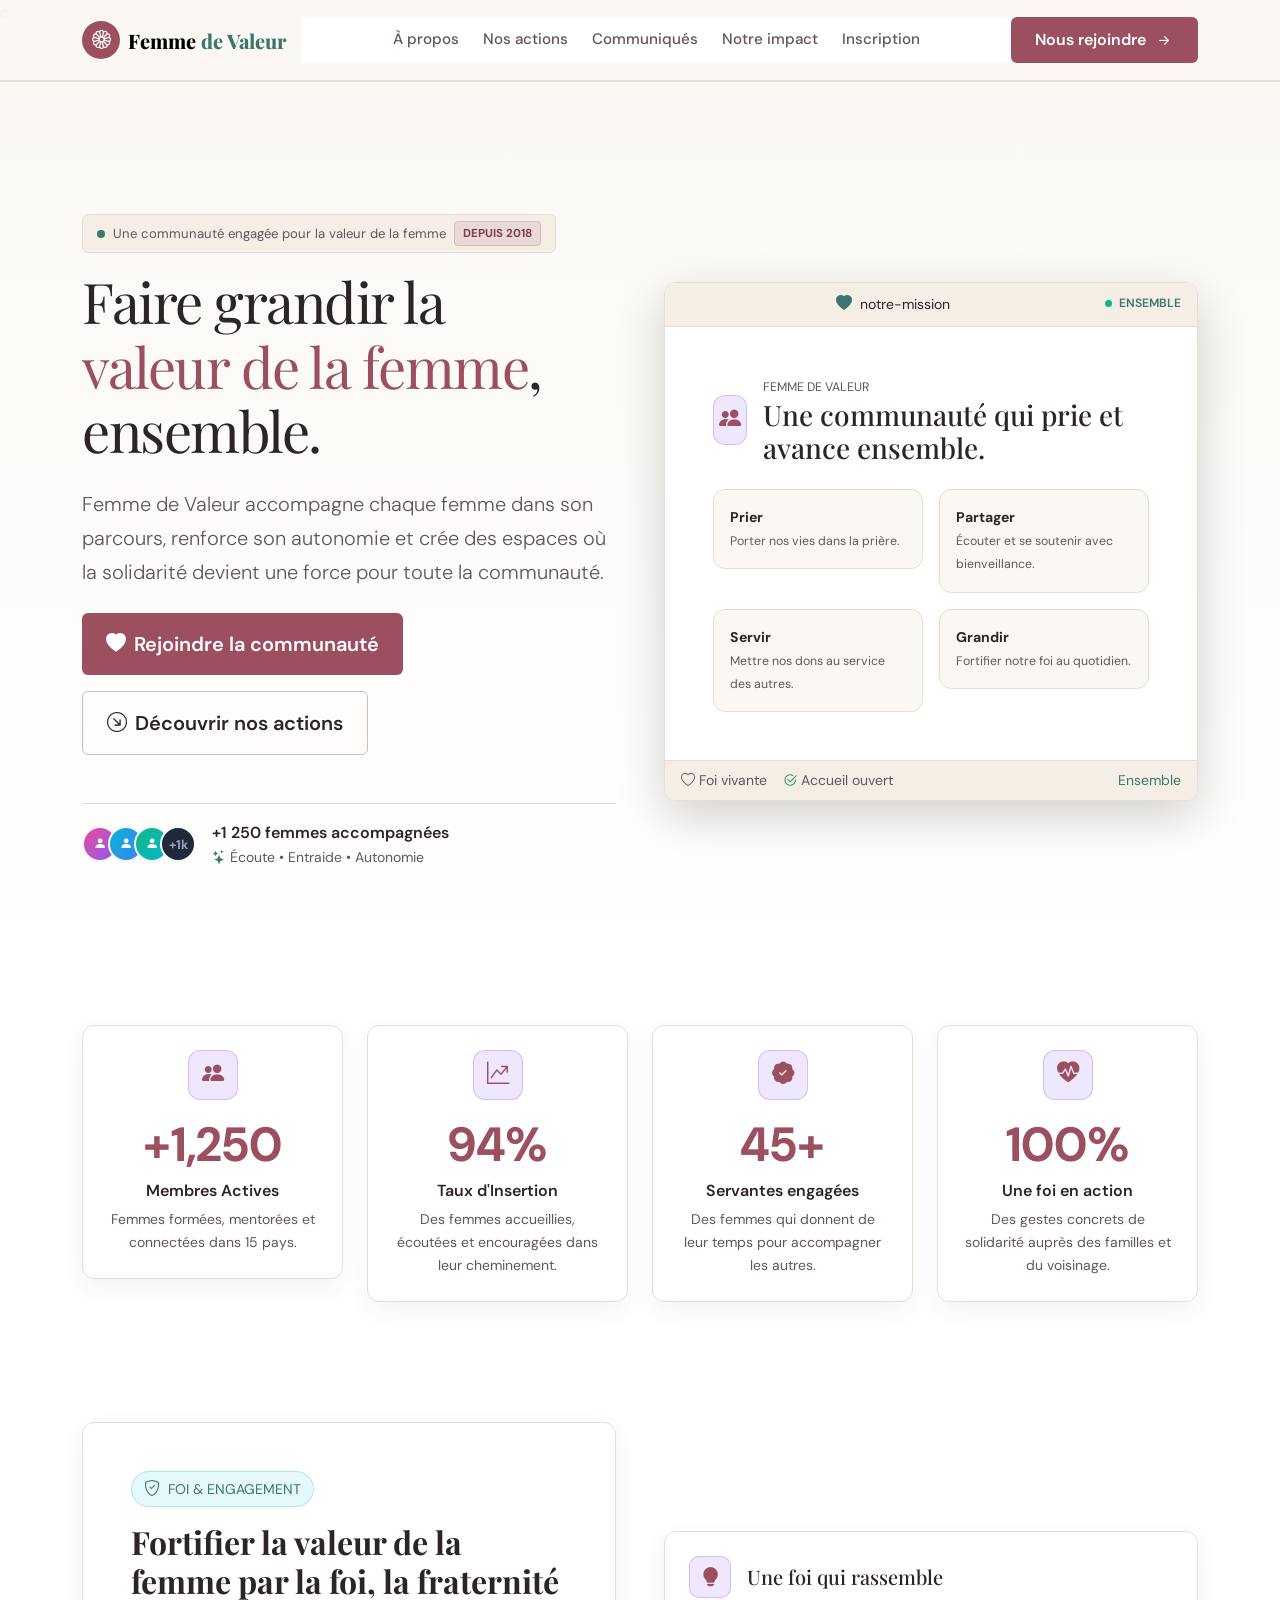
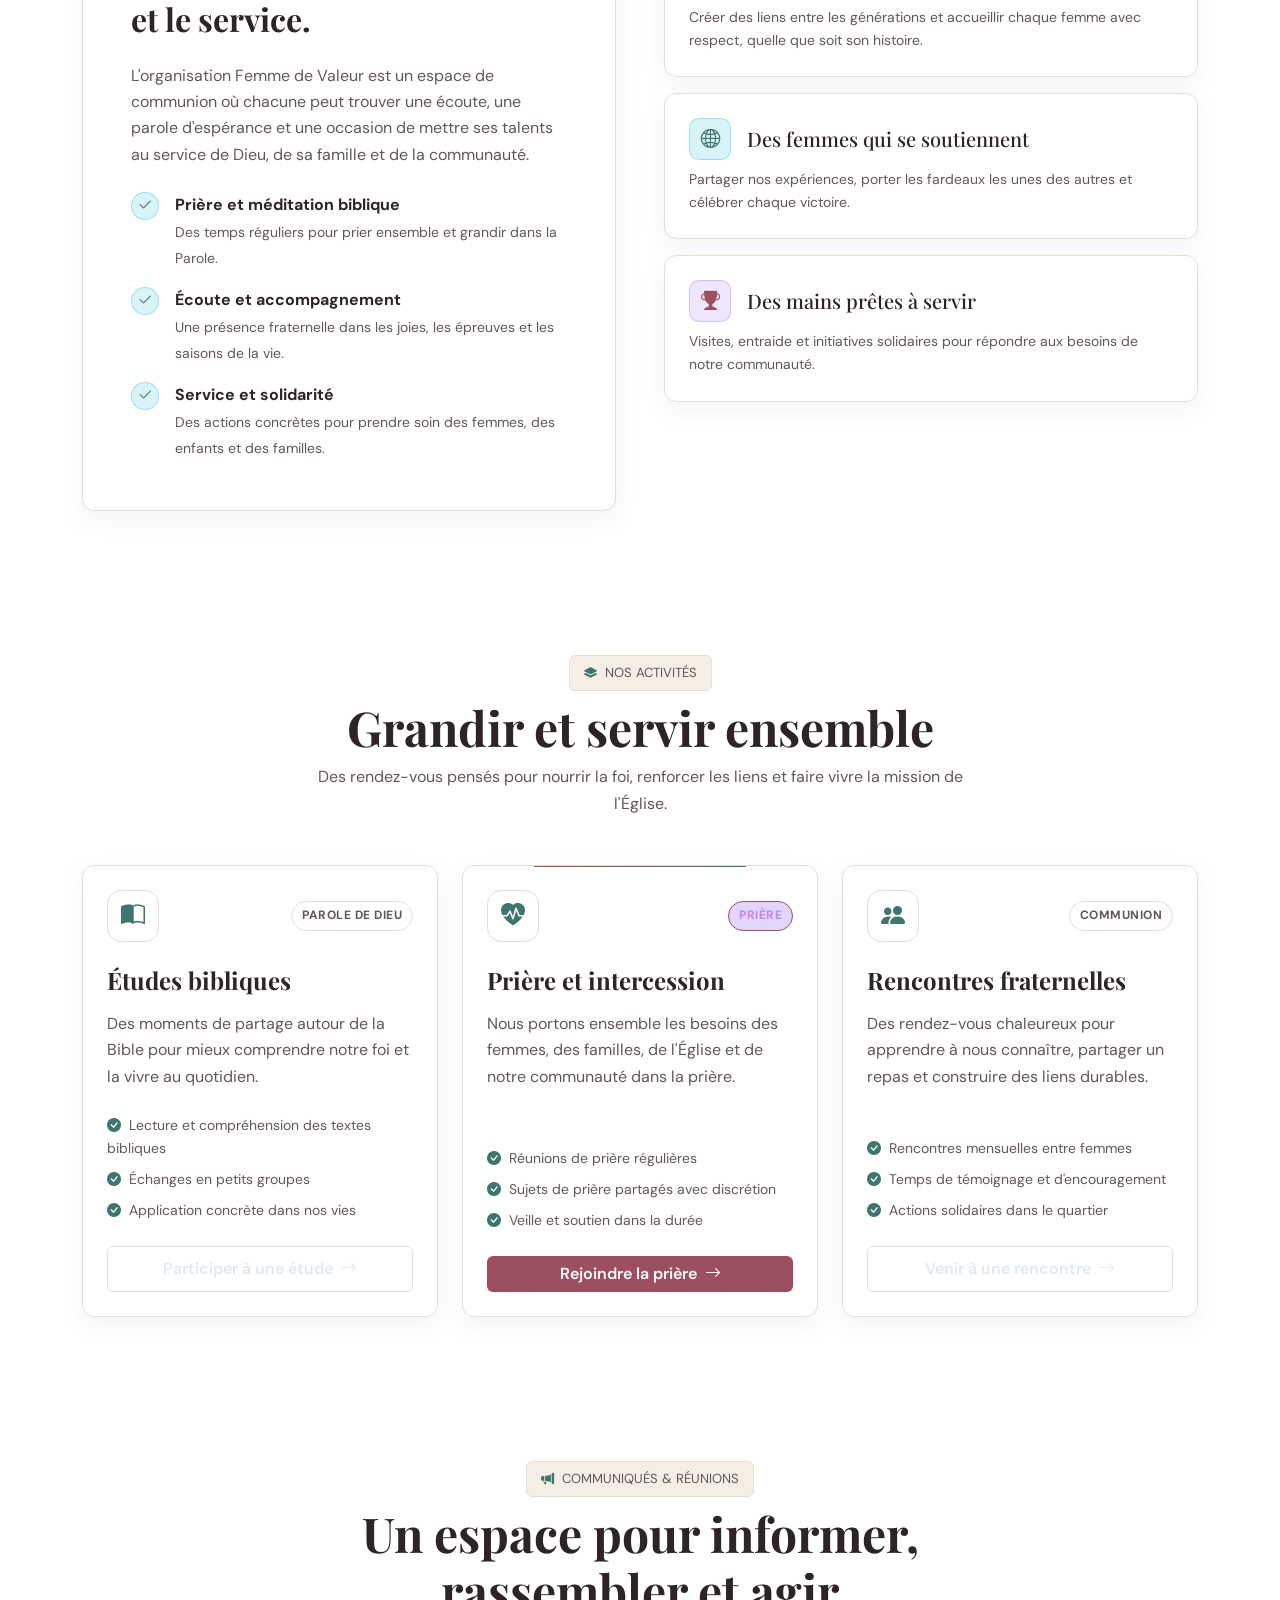
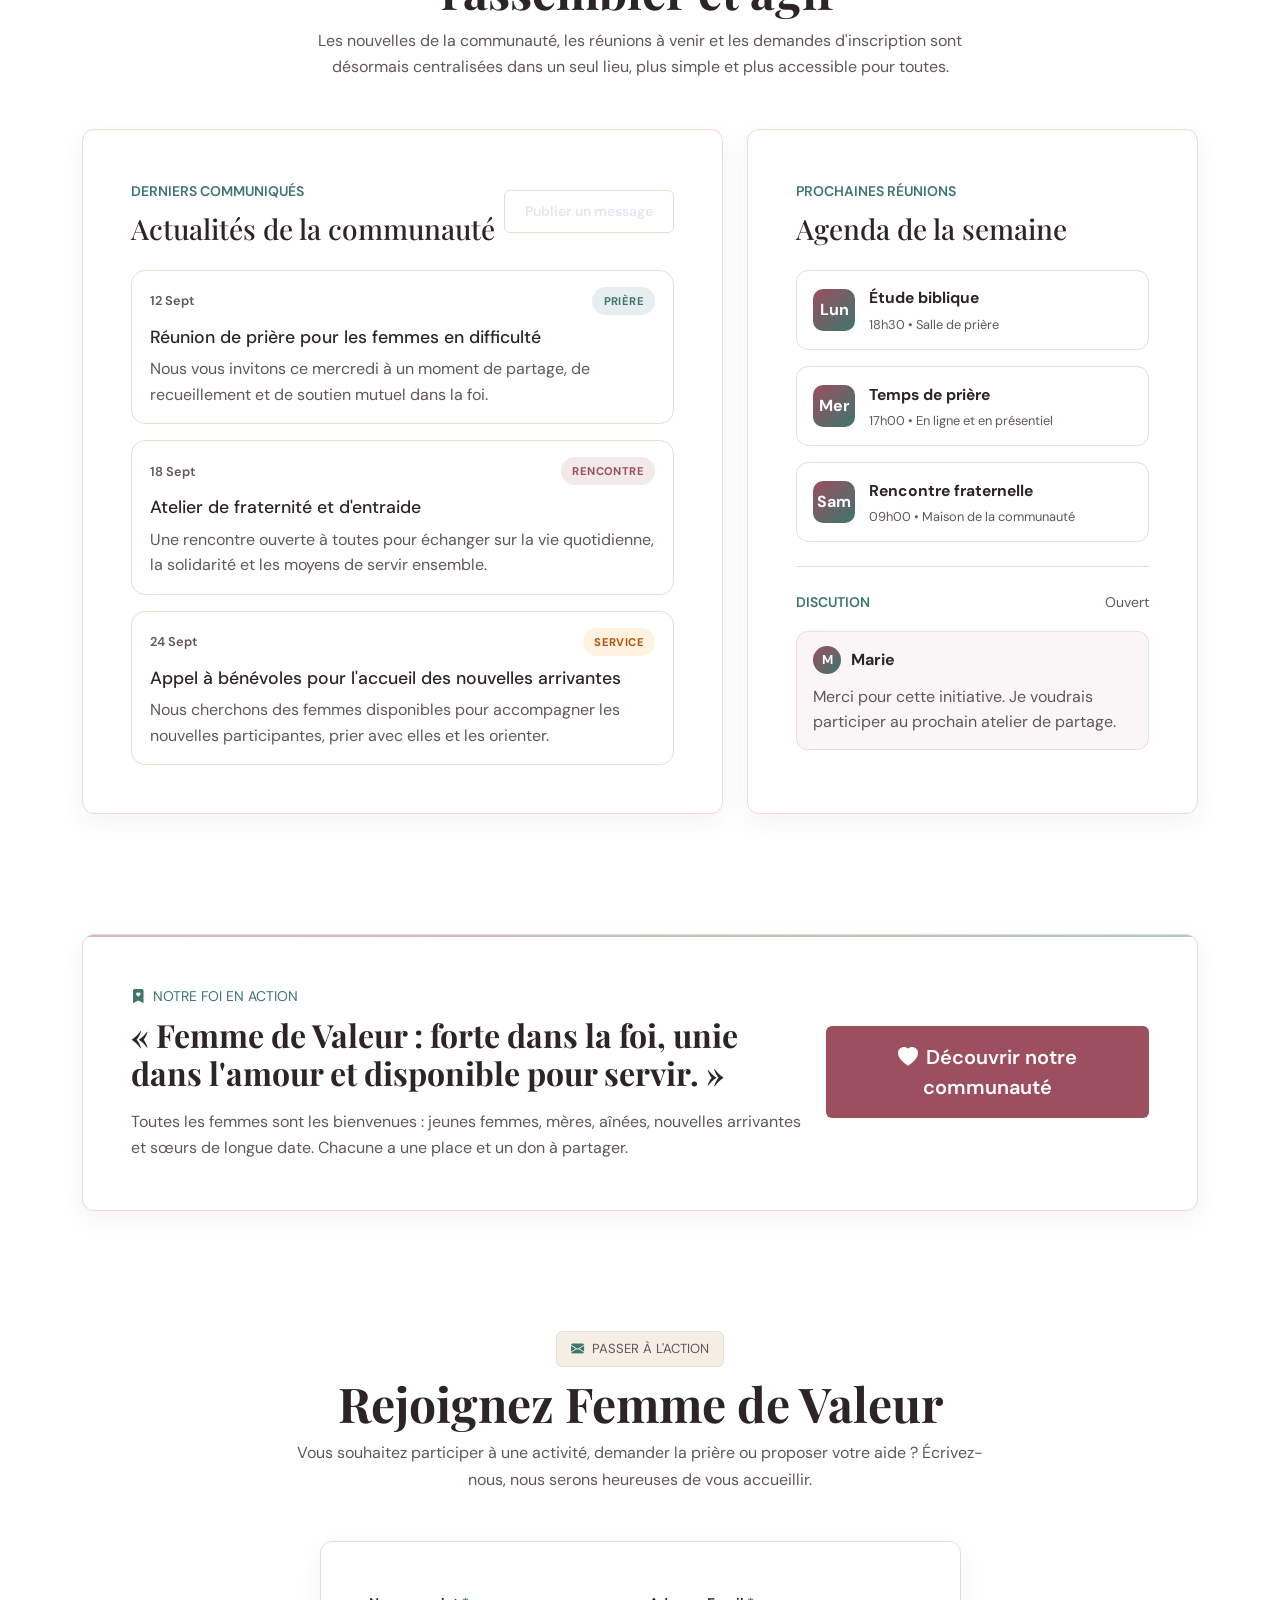
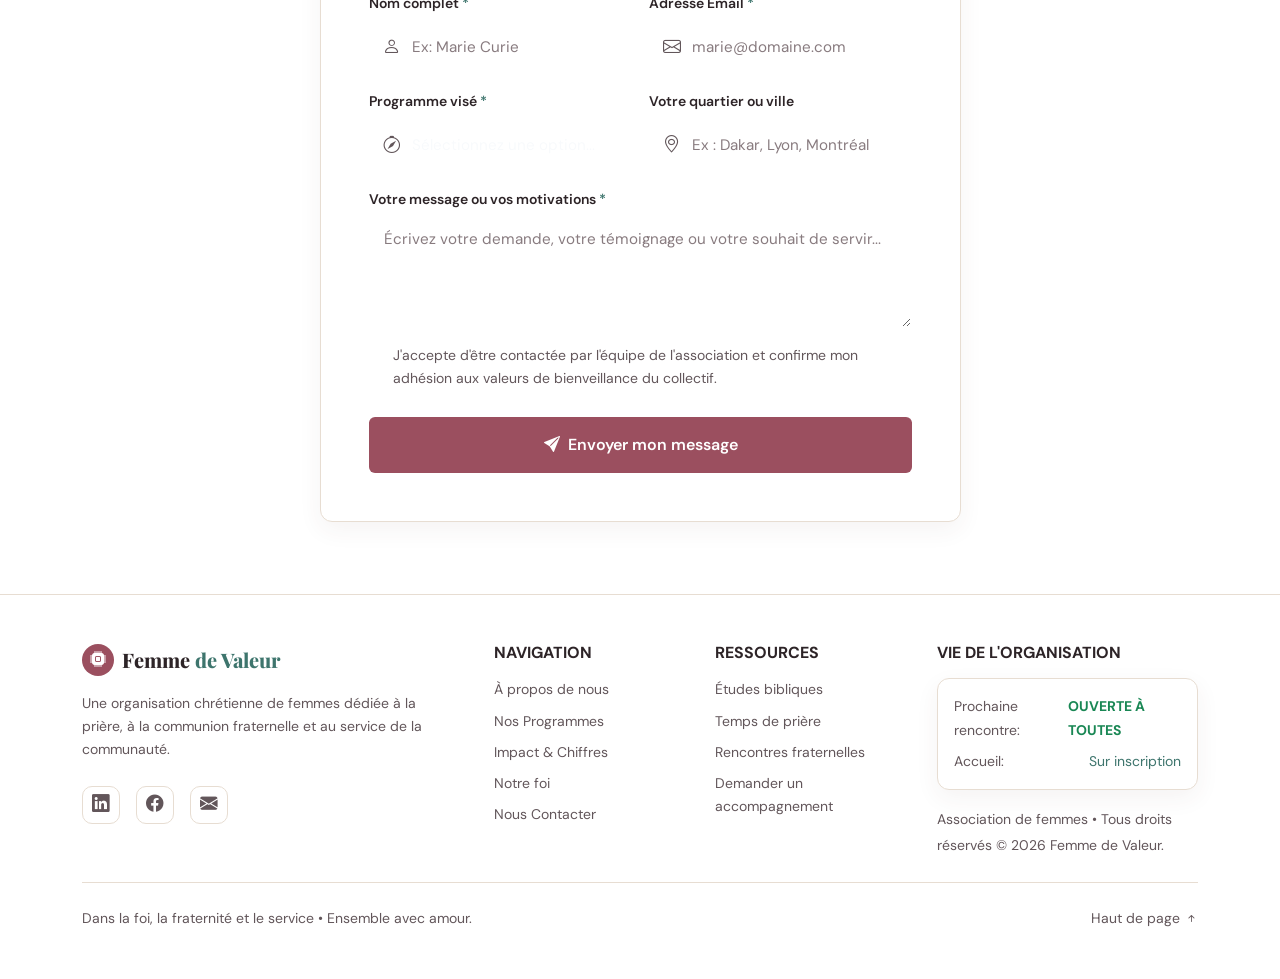
<file: index.html>
<!DOCTYPE html>
<html lang="fr" data-bs-theme="light">
<head>
  <meta charset="UTF-8">
  <meta name="viewport" content="width=device-width, initial-scale=1.0">
  <meta name="description" content="Femme de Valeur - Organisation engagée pour l'autonomie, la solidarité et l'épanouissement des femmes.">
  <meta name="keywords" content="organisation de femmes, autonomisation, solidarité, accompagnement, leadership féminin, communauté, femme de valeur">
  <meta name="author" content="Femme de Valeur">
  <title>Femme de Valeur | Agir ensemble pour l'autonomie</title>

  <!-- Google Fonts -->
  <link rel="preconnect" href="https://fonts.googleapis.com">
  <link rel="preconnect" href="https://fonts.gstatic.com" crossorigin>
  <link href="https://fonts.googleapis.com/css2?family=DM+Sans:wght@400;500;600;700&family=Playfair+Display:wght@600;700;800&display=swap" rel="stylesheet">

  <!-- Bootstrap 5.3+ CSS (CDN) -->
  <link href="https://cdn.jsdelivr.net/npm/bootstrap@5.3.3/dist/css/bootstrap.min.css" rel="stylesheet" integrity="sha384-QWTKZyjpPEjISv5WaRU9OFeRpok6YctnYmDr5pNlyT2bRjXh0JMhjY6hW+ALEwIH" crossorigin="anonymous">

  <!-- Bootstrap Icons (CDN) -->
  <link rel="stylesheet" href="https://cdn.jsdelivr.net/npm/bootstrap-icons@1.11.3/font/bootstrap-icons.min.css">

  <!-- Custom CSS -->
  <link rel="stylesheet" href="css/style.css">
</head>
c<body>

  <!-- Ambient Glowing Background Orbs -->
  <div class="ambient-glow glow-top-left" aria-hidden="true"></div>
  <div class="ambient-glow glow-center-right" aria-hidden="true"></div>
  <div class="ambient-glow glow-bottom-left" aria-hidden="true"></div>
  <div class="grid-overlay" aria-hidden="true"></div>

  <!-- Header / Navigation Fixed -->
  <header class="site-header">
    <nav class="navbar navbar-expand-lg fixed-top navbar-glass py-3" aria-label="Navigation principale">
      <div class="container">
        <!-- Logo -->
        <a class="navbar-brand d-flex align-items-center gap-2" href="#" aria-label="Accueil Femme de Valeur">
          <div class="brand-icon-wrapper">
            <i class="bi bi-flower1"></i>
          </div>
          <span class="brand-text">Femme <span class="text-neon-cyan">de Valeur</span></span>
        </a>

        <!-- Mobile Toggle Button -->
        <button class="navbar-toggler border-0 shadow-none text-light" type="button" data-bs-toggle="collapse" data-bs-target="#navbarContent" aria-controls="navbarContent" aria-expanded="false" aria-label="Ouvrir le menu de navigation">
          <i class="bi bi-list fs-2"></i>
        </button>

        <!-- Navbar Links -->
        <div class="collapse navbar-collapse" id="navbarContent">
          <ul class="navbar-nav mx-auto mb-2 mb-lg-0 gap-lg-4">
            <li class="nav-item">
              <a class="nav-link custom-nav-link" href="#about">À propos</a>
            </li>
            <li class="nav-item">
              <a class="nav-link custom-nav-link" href="#programmes">Nos actions</a>
            </li>
            <li class="nav-item">
              <a class="nav-link custom-nav-link" href="#evenements">Communiqués</a>
            </li>
            <li class="nav-item">
              <a class="nav-link custom-nav-link" href="#impact">Notre impact</a>
            </li>
            <li class="nav-item">
              <a class="nav-link custom-nav-link" href="#contact">Inscription</a>
            </li>
          </ul>

          <!-- Action CTA -->
          <div class="d-flex align-items-center gap-3">
            <a href="#contact" class="btn btn-neon-glow rounded-pill px-4 py-2 d-inline-flex align-items-center gap-2">
              <span>Nous rejoindre</span>
              <i class="bi bi-arrow-right-short fs-5"></i>
            </a>
          </div>
        </div>
      </div>
    </nav>
  </header>

  <main id="main-content">
    <!-- HERO SECTION -->
    <section class="hero-section position-relative d-flex align-items-center" id="hero">
      <div class="container py-5">
        <div class="row align-items-center g-5 min-vh-80">
          
          <!-- Hero Left Column -->
          <div class="col-lg-6 hero-left animate-on-load">
            <!-- Release Badge -->
            <div class="badge-community mb-3 d-inline-flex align-items-center gap-2">
              <span class="status-pulse-dot" aria-hidden="true"></span>
              <span class="badge-text">Une communauté engagée pour la valeur de la femme</span>
              <span class="badge-pill-sub">DEPUIS 2018</span>
            </div>

            <!-- Main Title -->
            <h1 class="display-4 fw-extrabold hero-title mb-4">
              Faire grandir la <span class="text-gradient">valeur de la femme</span>, ensemble.
            </h1>

            <!-- Subtitle -->
            <p class="lead text-muted-sub mb-4 fs-5 hero-description">
              Femme de Valeur accompagne chaque femme dans son parcours, renforce son autonomie et crée
              des espaces où la solidarité devient une force pour toute la communauté.
            </p>

            <!-- CTA Buttons -->
            <div class="d-flex flex-wrap gap-3 mb-5">
              <a href="#contact" class="btn btn-neon-glow btn-lg rounded-pill px-4 py-3 d-inline-flex align-items-center gap-2">
                <i class="bi bi-heart-fill"></i>
                <span>Rejoindre la communauté</span>
              </a>
              <a href="#programmes" class="btn btn-glass btn-lg rounded-pill px-4 py-3 d-inline-flex align-items-center gap-2">
                <i class="bi bi-arrow-down-right-circle"></i>
                <span>Découvrir nos actions</span>
              </a>
            </div>

            <!-- Community Proof Bar -->
            <div class="hero-stats-strip d-flex align-items-center gap-3 pt-3 border-top-sub">
              <div class="avatar-stack d-flex">
                <span class="avatar-circle av-1"><i class="bi bi-person-fill"></i></span>
                <span class="avatar-circle av-2"><i class="bi bi-person-fill"></i></span>
                <span class="avatar-circle av-3"><i class="bi bi-person-fill"></i></span>
                <span class="avatar-circle av-4">+1k</span>
              </div>
              <div class="hero-stats-caption">
                <div class="fw-semibold text-light">+1 250 femmes accompagnées</div>
                <div class="text-muted-sub small"><i class="bi bi-stars text-neon-cyan me-1"></i>Écoute • Entraide • Autonomie</div>
              </div>
            </div>
          </div>

          <!-- Hero Right Column: Mission de l'organisation -->
          <div class="col-lg-6 hero-right animate-on-load-delay">
            <div class="mission-window-card shadow-lg">
              <div class="window-header d-flex align-items-center justify-content-between px-3 py-2 border-bottom-sub">
                <div class="window-controls d-flex align-items-center gap-2">
                  <span class="dot dot-close"></span>
                  <span class="dot dot-minimize"></span>
                  <span class="dot dot-maximize"></span>
                </div>
                <div class="window-tab d-flex align-items-center gap-2">
                  <i class="bi bi-heart-fill text-neon-cyan"></i>
                  <span class="font-mono small text-light">notre-mission</span>
                </div>
                <div class="window-badge font-mono small text-neon-cyan">
                  <span class="indicator-live"></span> ENSEMBLE
                </div>
              </div>

              <div class="mission-body p-4 p-md-5">
                <div class="d-flex align-items-center gap-3 mb-4">
                  <div class="metric-icon-box"><i class="bi bi-people-fill"></i></div>
                  <div>
                    <span class="text-muted-sub small text-uppercase tracking-wider">Femme de Valeur</span>
                    <h2 class="h3 text-light mb-0">Une communauté qui prie et avance ensemble.</h2>
                  </div>
                </div>
                <div class="row g-3">
                  <div class="col-6"><div class="glass-card p-3"><strong class="d-block text-light">Prier</strong><span class="text-muted-sub small">Porter nos vies dans la prière.</span></div></div>
                  <div class="col-6"><div class="glass-card p-3"><strong class="d-block text-light">Partager</strong><span class="text-muted-sub small">Écouter et se soutenir avec bienveillance.</span></div></div>
                  <div class="col-6"><div class="glass-card p-3"><strong class="d-block text-light">Servir</strong><span class="text-muted-sub small">Mettre nos dons au service des autres.</span></div></div>
                  <div class="col-6"><div class="glass-card p-3"><strong class="d-block text-light">Grandir</strong><span class="text-muted-sub small">Fortifier notre foi au quotidien.</span></div></div>
                </div>
              </div>

              <div class="window-footer px-3 py-2 d-flex align-items-center justify-content-between font-mono small border-top-sub">
                <div class="d-flex align-items-center gap-3 text-muted-sub">
                  <span><i class="bi bi-heart me-1"></i>Foi vivante</span>
                  <span><i class="bi bi-check2-circle text-success me-1"></i>Accueil ouvert</span>
                </div>
                <div class="text-neon-cyan">
                  <i class="bi bi-sparkles me-1"></i>Ensemble
                </div>
              </div>
            </div>
          </div>

        </div>
      </div>
    </section>

    <!-- STATS & IMPACT SECTION (METRICS) -->
    <section class="metrics-section py-5 position-relative" id="impact">
      <div class="container">
        <div class="row g-4 justify-content-center">
          
          <!-- Metric 1 -->
          <div class="col-sm-6 col-lg-3 scroll-reveal">
            <div class="metric-card glass-card text-center p-4">
              <div class="metric-icon-box mx-auto mb-3">
                <i class="bi bi-people-fill"></i>
              </div>
              <div class="metric-number display-5 fw-bold text-gradient mb-1">+1,250</div>
              <div class="metric-title fw-semibold text-light mb-1">Membres Actives</div>
              <p class="metric-desc text-muted-sub small m-0">Femmes formées, mentorées et connectées dans 15 pays.</p>
            </div>
          </div>

          <!-- Metric 2 -->
          <div class="col-sm-6 col-lg-3 scroll-reveal">
            <div class="metric-card glass-card text-center p-4">
              <div class="metric-icon-box mx-auto mb-3">
                <i class="bi bi-graph-up-arrow"></i>
              </div>
              <div class="metric-number display-5 fw-bold text-gradient mb-1">94%</div>
              <div class="metric-title fw-semibold text-light mb-1">Taux d'Insertion</div>
              <p class="metric-desc text-muted-sub small m-0">Des femmes accueillies, écoutées et encouragées dans leur cheminement.</p>
            </div>
          </div>

          <!-- Metric 3 -->
          <div class="col-sm-6 col-lg-3 scroll-reveal">
            <div class="metric-card glass-card text-center p-4">
              <div class="metric-icon-box mx-auto mb-3">
                <i class="bi bi-patch-check-fill"></i>
              </div>
              <div class="metric-number display-5 fw-bold text-gradient mb-1">45+</div>
              <div class="metric-title fw-semibold text-light mb-1">Servantes engagées</div>
              <p class="metric-desc text-muted-sub small m-0">Des femmes qui donnent de leur temps pour accompagner les autres.</p>
            </div>
          </div>

          <!-- Metric 4 -->
          <div class="col-sm-6 col-lg-3 scroll-reveal">
            <div class="metric-card glass-card text-center p-4">
              <div class="metric-icon-box mx-auto mb-3">
                <i class="bi bi-heart-pulse-fill"></i>
              </div>
              <div class="metric-number display-5 fw-bold text-gradient mb-1">100%</div>
              <div class="metric-title fw-semibold text-light mb-1">Une foi en action</div>
              <p class="metric-desc text-muted-sub small m-0">Des gestes concrets de solidarité auprès des familles et du voisinage.</p>
            </div>
          </div>

        </div>
      </div>
    </section>

    <!-- ABOUT & MISSION SECTION -->
    <section class="about-section py-5" id="about">
      <div class="container py-lg-4">
        <div class="row align-items-center g-5">
          
          <!-- About Left: Interactive Mission Card -->
          <div class="col-lg-6 scroll-reveal">
            <div class="about-preview-card glass-card p-4 p-md-5 position-relative overflow-hidden">
              <div class="card-glow-badge mb-3 d-inline-flex align-items-center gap-2">
                <i class="bi bi-shield-check text-neon-cyan"></i>
                <span class="small font-mono text-uppercase tracking-wider">Foi & Engagement</span>
              </div>
              <h2 class="h2 fw-bold text-light mb-4">
                Fortifier la valeur de la femme par la foi, la fraternité et le service.
              </h2>
              <p class="text-muted-sub mb-4">
                L'organisation Femme de Valeur est un espace de communion où chacune peut trouver
                une écoute, une parole d'espérance et une occasion de mettre ses talents au service de Dieu,
                de sa famille et de la communauté.
              </p>

              <div class="mission-checks d-flex flex-column gap-3">
                <div class="d-flex align-items-start gap-3">
                  <div class="check-icon-circle"><i class="bi bi-check2"></i></div>
                  <div>
                    <strong class="text-light d-block">Prière et méditation biblique</strong>
                    <span class="text-muted-sub small">Des temps réguliers pour prier ensemble et grandir dans la Parole.</span>
                  </div>
                </div>

                <div class="d-flex align-items-start gap-3">
                  <div class="check-icon-circle"><i class="bi bi-check2"></i></div>
                  <div>
                    <strong class="text-light d-block">Écoute et accompagnement</strong>
                    <span class="text-muted-sub small">Une présence fraternelle dans les joies, les épreuves et les saisons de la vie.</span>
                  </div>
                </div>

                <div class="d-flex align-items-start gap-3">
                  <div class="check-icon-circle"><i class="bi bi-check2"></i></div>
                  <div>
                    <strong class="text-light d-block">Service et solidarité</strong>
                    <span class="text-muted-sub small">Des actions concrètes pour prendre soin des femmes, des enfants et des familles.</span>
                  </div>
                </div>
              </div>
            </div>
          </div>

          <!-- About Right: Visual Highlights -->
          <div class="col-lg-6 scroll-reveal">
            <div class="row g-3">
              <div class="col-12">
                <div class="glass-card p-4 border-hover-glow">
                  <div class="d-flex align-items-center gap-3 mb-2">
                    <div class="icon-round bg-purple-glow"><i class="bi bi-lightbulb-fill"></i></div>
                    <h3 class="h5 text-light m-0">Une foi qui rassemble</h3>
                  </div>
                  <p class="text-muted-sub small m-0">
                    Créer des liens entre les générations et accueillir chaque femme avec respect, quelle que soit son histoire.
                  </p>
                </div>
              </div>

              <div class="col-12">
                <div class="glass-card p-4 border-hover-glow">
                  <div class="d-flex align-items-center gap-3 mb-2">
                    <div class="icon-round bg-cyan-glow"><i class="bi bi-globe2"></i></div>
                    <h3 class="h5 text-light m-0">Des femmes qui se soutiennent</h3>
                  </div>
                  <p class="text-muted-sub small m-0">
                    Partager nos expériences, porter les fardeaux les unes des autres et célébrer chaque victoire.
                  </p>
                </div>
              </div>

              <div class="col-12">
                <div class="glass-card p-4 border-hover-glow">
                  <div class="d-flex align-items-center gap-3 mb-2">
                    <div class="icon-round bg-purple-glow"><i class="bi bi-trophy-fill"></i></div>
                    <h3 class="h5 text-light m-0">Des mains prêtes à servir</h3>
                  </div>
                  <p class="text-muted-sub small m-0">
                    Visites, entraide et initiatives solidaires pour répondre aux besoins de notre communauté.
                  </p>
                </div>
              </div>
            </div>
          </div>

        </div>
      </div>
    </section>

    <!-- PILIERS & PROGRAMMES SECTION -->
    <section class="programs-section py-5 position-relative" id="programmes">
      <div class="container py-lg-4">
        
        <!-- Section Header -->
        <div class="text-center max-w-700 mx-auto mb-5 scroll-reveal">
          <div class="badge-community mb-2 d-inline-flex align-items-center gap-2">
            <i class="bi bi-layers-fill text-neon-cyan"></i>
            <span class="badge-text">NOS ACTIVITÉS</span>
          </div>
          <h2 class="display-5 fw-bold text-light">Grandir et servir ensemble</h2>
          <p class="text-muted-sub">
            Des rendez-vous pensés pour nourrir la foi, renforcer les liens et faire vivre la mission de l'Église.
          </p>
        </div>

        <!-- Programs Grid -->
        <div class="row g-4">
          
          <!-- Program Card 1 -->
          <div class="col-md-6 col-lg-4 scroll-reveal">
            <article class="program-card glass-card h-100 d-flex flex-column p-4">
              <div class="program-header d-flex align-items-center justify-content-between mb-4">
                <div class="program-icon-box">
                  <i class="bi bi-book-half"></i>
                </div>
                <span class="program-badge">PAROLE DE DIEU</span>
              </div>
              <h3 class="h4 text-light fw-bold mb-3">Études bibliques</h3>
              <p class="text-muted-sub mb-4 flex-grow-1">
                Des moments de partage autour de la Bible pour mieux comprendre notre foi et la vivre au quotidien.
              </p>
              <ul class="program-features list-unstyled mb-4 small text-muted-sub d-flex flex-column gap-2">
                <li><i class="bi bi-check-circle-fill text-neon-cyan me-2"></i>Lecture et compréhension des textes bibliques</li>
                <li><i class="bi bi-check-circle-fill text-neon-cyan me-2"></i>Échanges en petits groupes</li>
                <li><i class="bi bi-check-circle-fill text-neon-cyan me-2"></i>Application concrète dans nos vies</li>
              </ul>
              <a href="#contact" class="btn btn-outline-custom w-100 rounded-pill mt-auto">
                Participer à une étude <i class="bi bi-arrow-right ms-1"></i>
              </a>
            </article>
          </div>

          <!-- Program Card 2 -->
          <div class="col-md-6 col-lg-4 scroll-reveal">
            <article class="program-card glass-card h-100 d-flex flex-column p-4 featured-program">
              <div class="program-header d-flex align-items-center justify-content-between mb-4">
                <div class="program-icon-box featured-icon">
                  <i class="bi bi-heart-pulse-fill"></i>
                </div>
                <span class="program-badge featured-badge">PRIÈRE</span>
              </div>
              <h3 class="h4 text-light fw-bold mb-3">Prière et intercession</h3>
              <p class="text-muted-sub mb-4 flex-grow-1">
                Nous portons ensemble les besoins des femmes, des familles, de l'Église et de notre communauté dans la prière.
              </p>
              <ul class="program-features list-unstyled mb-4 small text-muted-sub d-flex flex-column gap-2">
                <li><i class="bi bi-check-circle-fill text-neon-cyan me-2"></i>Réunions de prière régulières</li>
                <li><i class="bi bi-check-circle-fill text-neon-cyan me-2"></i>Sujets de prière partagés avec discrétion</li>
                <li><i class="bi bi-check-circle-fill text-neon-cyan me-2"></i>Veille et soutien dans la durée</li>
              </ul>
              <a href="#contact" class="btn btn-neon-glow w-100 rounded-pill mt-auto">
                Rejoindre la prière <i class="bi bi-arrow-right ms-1"></i>
              </a>
            </article>
          </div>

          <!-- Program Card 3 -->
          <div class="col-md-6 col-lg-4 scroll-reveal">
            <article class="program-card glass-card h-100 d-flex flex-column p-4">
              <div class="program-header d-flex align-items-center justify-content-between mb-4">
                <div class="program-icon-box">
                  <i class="bi bi-people-fill"></i>
                </div>
                <span class="program-badge">COMMUNION</span>
              </div>
              <h3 class="h4 text-light fw-bold mb-3">Rencontres fraternelles</h3>
              <p class="text-muted-sub mb-4 flex-grow-1">
                Des rendez-vous chaleureux pour apprendre à nous connaître, partager un repas et construire des liens durables.
              </p>
              <ul class="program-features list-unstyled mb-4 small text-muted-sub d-flex flex-column gap-2">
                <li><i class="bi bi-check-circle-fill text-neon-cyan me-2"></i>Rencontres mensuelles entre femmes</li>
                <li><i class="bi bi-check-circle-fill text-neon-cyan me-2"></i>Temps de témoignage et d'encouragement</li>
                <li><i class="bi bi-check-circle-fill text-neon-cyan me-2"></i>Actions solidaires dans le quartier</li>
              </ul>
              <a href="#contact" class="btn btn-outline-custom w-100 rounded-pill mt-auto">
                Venir à une rencontre <i class="bi bi-arrow-right ms-1"></i>
              </a>
            </article>
          </div>

        </div>
      </div>
    </section>

    <!-- COMMUNITY COMMUNICATION & ANNOUNCEMENTS -->
    <section class="community-section py-5" id="evenements">
      <div class="container py-lg-4">
        <div class="text-center max-w-700 mx-auto mb-5 scroll-reveal">
          <div class="badge-community mb-2 d-inline-flex align-items-center gap-2">
            <i class="bi bi-megaphone-fill text-neon-cyan"></i>
            <span class="badge-text">COMMUNIQUÉS & RÉUNIONS</span>
          </div>
          <h2 class="display-5 fw-bold text-light">Un espace pour informer, rassembler et agir</h2>
          <p class="text-muted-sub">
            Les nouvelles de la communauté, les réunions à venir et les demandes d'inscription sont désormais centralisées dans un seul lieu, plus simple et plus accessible pour toutes.
          </p>
        </div>

        <div class="row g-4 align-items-stretch">
          <div class="col-lg-7 scroll-reveal">
            <div class="glass-card p-4 p-md-5 h-100">
              <div class="d-flex align-items-center justify-content-between mb-4">
                <div>
                  <span class="small text-uppercase tracking-wider text-neon-cyan fw-semibold">Derniers communiqués</span>
                  <h3 class="h3 text-light mb-0 mt-2">Actualités de la communauté</h3>
                </div>
                <a href="#contact" class="btn btn-outline-custom btn-sm rounded-pill">Publier un message</a>
              </div>

              <div class="announcement-list d-flex flex-column gap-3">
                <article class="announcement-item">
                  <div class="announcement-meta">
                    <span class="announcement-date">12 Sept</span>
                    <span class="announcement-tag tag-prayer">Prière</span>
                  </div>
                  <h4>Réunion de prière pour les femmes en difficulté</h4>
                  <p>Nous vous invitons ce mercredi à un moment de partage, de recueillement et de soutien mutuel dans la foi.</p>
                </article>

                <article class="announcement-item">
                  <div class="announcement-meta">
                    <span class="announcement-date">18 Sept</span>
                    <span class="announcement-tag tag-event">Rencontre</span>
                  </div>
                  <h4>Atelier de fraternité et d'entraide</h4>
                  <p>Une rencontre ouverte à toutes pour échanger sur la vie quotidienne, la solidarité et les moyens de servir ensemble.</p>
                </article>

                <article class="announcement-item">
                  <div class="announcement-meta">
                    <span class="announcement-date">24 Sept</span>
                    <span class="announcement-tag tag-service">Service</span>
                  </div>
                  <h4>Appel à bénévoles pour l'accueil des nouvelles arrivantes</h4>
                  <p>Nous cherchons des femmes disponibles pour accompagner les nouvelles participantes, prier avec elles et les orienter.</p>
                </article>
              </div>
            </div>
          </div>

          <div class="col-lg-5 scroll-reveal">
            <div class="glass-card p-4 p-md-5 h-100">
              <div class="mb-4">
                <span class="small text-uppercase tracking-wider text-neon-cyan fw-semibold">Prochaines réunions</span>
                <h3 class="h3 text-light mb-0 mt-2">Agenda de la semaine</h3>
              </div>

              <div class="meeting-list d-flex flex-column gap-3">
                <div class="meeting-item">
                  <div class="meeting-day">Lun</div>
                  <div class="meeting-content">
                    <strong>Étude biblique</strong>
                    <span>18h30 • Salle de prière</span>
                  </div>
                </div>
                <div class="meeting-item">
                  <div class="meeting-day">Mer</div>
                  <div class="meeting-content">
                    <strong>Temps de prière</strong>
                    <span>17h00 • En ligne et en présentiel</span>
                  </div>
                </div>
                <div class="meeting-item">
                  <div class="meeting-day">Sam</div>
                  <div class="meeting-content">
                    <strong>Rencontre fraternelle</strong>
                    <span>09h00 • Maison de la communauté</span>
                  </div>
                </div>
              </div>

              <div class="mt-4 pt-4 border-top-sub">
                <div class="d-flex align-items-center justify-content-between mb-3">
                  <span class="small text-uppercase tracking-wider text-neon-cyan fw-semibold">Discution</span>
                  <span class="text-muted-sub small">Ouvert</span>
                </div>
                <div class="mini-post">
                  <div class="mini-post-head">
                    <span class="mini-avatar">M</span>
                    <strong>Marie</strong>
                  </div>
                  <p>Merci pour cette initiative. Je voudrais participer au prochain atelier de partage.</p>
                </div>
              </div>
            </div>
          </div>
        </div>
      </div>
    </section>

    <!-- FAITH CALLOUT BANNER -->
    <section class="manifesto-banner py-5" id="manifesto">
      <div class="container">
        <div class="glass-card p-4 p-md-5 banner-gradient-border scroll-reveal">
          <div class="row align-items-center g-4">
            <div class="col-lg-8">
              <div class="d-inline-flex align-items-center gap-2 font-mono small text-neon-cyan mb-2">
                <i class="bi bi-bookmark-heart-fill"></i>
                <span>NOTRE FOI EN ACTION</span>
              </div>
              <h3 class="h2 text-light fw-bold mb-3">
                « Femme de Valeur : forte dans la foi, unie dans l'amour et disponible pour servir. »
              </h3>
              <p class="text-muted-sub m-0">
                Toutes les femmes sont les bienvenues : jeunes femmes, mères, aînées, nouvelles arrivantes
                et sœurs de longue date. Chacune a une place et un don à partager.
              </p>
            </div>
            <div class="col-lg-4 text-lg-end">
              <a href="#contact" class="btn btn-neon-glow btn-lg rounded-pill px-4 py-3">
                <i class="bi bi-heart-fill me-2"></i>Découvrir notre communauté
              </a>
            </div>
          </div>
        </div>
      </div>
    </section>

    <!-- CONTACT & APPLICATION SECTION -->
    <section class="contact-section py-5 position-relative" id="contact">
      <div class="container py-lg-4">
        
        <div class="text-center max-w-700 mx-auto mb-5 scroll-reveal">
          <div class="badge-community mb-2 d-inline-flex align-items-center gap-2">
            <i class="bi bi-envelope-fill text-neon-cyan"></i>
            <span class="badge-text">PASSER À L'ACTION</span>
          </div>
          <h2 class="display-5 fw-bold text-light">Rejoignez Femme de Valeur</h2>
          <p class="text-muted-sub">
            Vous souhaitez participer à une activité, demander la prière ou proposer votre aide ? Écrivez-nous, nous serons heureuses de vous accueillir.
          </p>
        </div>

        <div class="row justify-content-center">
          <div class="col-lg-8 col-xl-7 scroll-reveal">
            
            <div class="contact-form-card glass-card p-4 p-md-5">
              <form id="associationForm" novalidate>
                
                <div class="row g-3">
                  <!-- Name -->
                  <div class="col-md-6">
                    <label for="fullName" class="form-label text-light small fw-semibold">Nom complet <span class="text-neon-cyan">*</span></label>
                    <div class="input-wrapper">
                      <i class="bi bi-person input-icon"></i>
                      <input type="text" class="form-control custom-input" id="fullName" placeholder="Ex: Marie Curie" required>
                    </div>
                  </div>

                  <!-- Email -->
                  <div class="col-md-6">
                    <label for="emailAddress" class="form-label text-light small fw-semibold">Adresse Email <span class="text-neon-cyan">*</span></label>
                    <div class="input-wrapper">
                      <i class="bi bi-envelope input-icon"></i>
                      <input type="email" class="form-control custom-input" id="emailAddress" placeholder="marie@domaine.com" required>
                    </div>
                  </div>

                  <!-- Program Selection -->
                  <div class="col-md-6">
                    <label for="interestOption" class="form-label text-light small fw-semibold">Programme visé <span class="text-neon-cyan">*</span></label>
                    <div class="input-wrapper">
                      <i class="bi bi-compass input-icon"></i>
                      <select class="form-select custom-input" id="interestOption" required>
                        <option value="" disabled selected>Sélectionnez une option...</option>
                        <option value="priere">Demander la prière</option>
                        <option value="etude">Participer à une étude biblique</option>
                        <option value="rencontre">Venir à une rencontre</option>
                        <option value="service">Proposer mon aide</option>
                        <option value="autre">Autre demande</option>
                      </select>
                    </div>
                  </div>

                  <!-- Experience Level -->
                  <div class="col-md-6">
                    <label for="levelOption" class="form-label text-light small fw-semibold">Votre quartier ou ville</label>
                    <div class="input-wrapper">
                      <i class="bi bi-geo-alt input-icon"></i>
                      <input type="text" class="form-control custom-input" id="levelOption" placeholder="Ex : Dakar, Lyon, Montréal">
                    </div>
                  </div>

                  <!-- Message / Motivation -->
                  <div class="col-12">
                    <label for="messageBody" class="form-label text-light small fw-semibold">Votre message ou vos motivations <span class="text-neon-cyan">*</span></label>
                    <div class="input-wrapper">
                      <textarea class="form-control custom-input py-2" id="messageBody" rows="4" placeholder="Écrivez votre demande, votre témoignage ou votre souhait de servir..." required></textarea>
                    </div>
                  </div>

                  <!-- Agreement -->
                  <div class="col-12">
                    <div class="form-check custom-checkbox">
                      <input class="form-check-input" type="checkbox" id="privacyConsent" required>
                      <label class="form-check-label text-muted-sub small" for="privacyConsent">
                        J'accepte d'être contactée par l'équipe de l'association et confirme mon adhésion aux valeurs de bienveillance du collectif.
                      </label>
                    </div>
                  </div>

                  <!-- Submit Button -->
                  <div class="col-12 pt-2">
                    <button type="submit" class="btn btn-neon-glow w-100 py-3 rounded-pill d-flex align-items-center justify-content-center gap-2 fs-6">
                      <i class="bi bi-send-fill"></i>
                      <span>Envoyer mon message</span>
                    </button>
                  </div>
                </div>

                <!-- Live Success Feedback (Hidden by default) -->
                <div id="formSuccessAlert" class="alert custom-alert-success mt-4 d-none" role="alert">
                  <div class="d-flex align-items-center gap-2">
                    <i class="bi bi-check-circle-fill text-success fs-5"></i>
                    <div>
                      <strong>Message reçu avec succès !</strong> Notre équipe coordinatrice examinera votre profil et vous répondra sous 48 heures.
                    </div>
                  </div>
                </div>

              </form>
            </div>

          </div>
        </div>

      </div>
    </section>
  </main>

  <!-- FOOTER -->
  <footer class="site-footer border-top-sub py-5">
    <div class="container">
      <div class="row g-4 justify-content-between">
        
        <!-- Brand Col -->
        <div class="col-lg-4">
          <a class="d-flex align-items-center gap-2 text-decoration-none mb-3" href="#">
            <div class="brand-icon-wrapper small-icon">
              <i class="bi bi-cpu-fill"></i>
            </div>
            <span class="brand-text text-light">Femme <span class="text-neon-cyan">de Valeur</span></span>
          </a>
          <p class="text-muted-sub small mb-4">
            Une organisation chrétienne de femmes dédiée à la prière, à la communion fraternelle et au service de la communauté.
          </p>
          <!-- Social Icons -->
          <div class="footer-socials d-flex gap-3">
            <a href="#" class="social-link" aria-label="LinkedIn"><i class="bi bi-linkedin"></i></a>
            <a href="#" class="social-link" aria-label="Facebook"><i class="bi bi-facebook"></i></a>
            <a href="#contact" class="social-link" aria-label="Nous contacter"><i class="bi bi-envelope-fill"></i></a>
          </div>
        </div>

        <!-- Quick Links Col -->
        <div class="col-sm-6 col-lg-2">
          <h4 class="h6 text-light fw-bold text-uppercase tracking-wider mb-3">Navigation</h4>
          <ul class="list-unstyled footer-nav-list small d-flex flex-column gap-2">
            <li><a href="#about" class="footer-link">À propos de nous</a></li>
            <li><a href="#programmes" class="footer-link">Nos Programmes</a></li>
            <li><a href="#impact" class="footer-link">Impact & Chiffres</a></li>
            <li><a href="#manifesto" class="footer-link">Notre foi</a></li>
            <li><a href="#contact" class="footer-link">Nous Contacter</a></li>
          </ul>
        </div>

        <!-- Resources Col -->
        <div class="col-sm-6 col-lg-2">
          <h4 class="h6 text-light fw-bold text-uppercase tracking-wider mb-3">Ressources</h4>
          <ul class="list-unstyled footer-nav-list small d-flex flex-column gap-2">
            <li><a href="#programmes" class="footer-link">Études bibliques</a></li>
            <li><a href="#programmes" class="footer-link">Temps de prière</a></li>
            <li><a href="#programmes" class="footer-link">Rencontres fraternelles</a></li>
            <li><a href="#contact" class="footer-link">Demander un accompagnement</a></li>
          </ul>
        </div>

        <!-- Newsletter / Status Col -->
        <div class="col-lg-3">
          <h4 class="h6 text-light fw-bold text-uppercase tracking-wider mb-3">Vie de l'organisation</h4>
          <div class="glass-card p-3 font-mono small mb-3">
            <div class="d-flex align-items-center justify-content-between mb-2">
              <span class="text-muted-sub">Prochaine rencontre:</span>
              <span class="text-success fw-bold">OUVERTE À TOUTES</span>
            </div>
            <div class="d-flex align-items-center justify-content-between">
              <span class="text-muted-sub">Accueil:</span>
              <span class="text-neon-cyan">Sur inscription</span>
            </div>
          </div>
          <span class="text-muted-sub small">
            Association de femmes • Tous droits réservés &copy; 2026 Femme de Valeur.
          </span>
        </div>

      </div>

      <!-- Bottom Credits & Back to Top -->
      <div class="d-flex flex-column flex-md-row align-items-center justify-content-between pt-4 mt-4 border-top-sub text-muted-sub small">
        <div>
          Dans la foi, la fraternité et le service &bull; Ensemble avec amour.
        </div>
        <div class="mt-2 mt-md-0">
          <a href="#hero" class="back-to-top text-decoration-none">
            Haut de page <i class="bi bi-arrow-up-short"></i>
          </a>
        </div>
      </div>

    </div>
  </footer>

  <!-- Bootstrap 5.3+ JS Bundle (CDN) -->
  <script src="https://cdn.jsdelivr.net/npm/bootstrap@5.3.3/dist/js/bootstrap.bundle.min.js" integrity="sha384-YvpcrYf0tY3lHB60NNkmXc5s9fDVZLESaAA55NDzOxhy9GkcIdslK1eN7N6jIeHz" crossorigin="anonymous"></script>

  <!-- Interactive Script for Smooth Scroll Reveal & Form Handling -->
  <script>
    // Smooth Scroll Observer for Entrance Animations
    document.addEventListener('DOMContentLoaded', () => {
      const observerOptions = {
        root: null,
        rootMargin: '0px',
        threshold: 0.15
      };

      const scrollObserver = new IntersectionObserver((entries, observer) => {
        entries.forEach(entry => {
          if (entry.isIntersecting) {
            entry.target.classList.add('revealed');
            observer.unobserve(entry.target);
          }
        });
      }, observerOptions);

      const revealElements = document.querySelectorAll('.scroll-reveal');
      revealElements.forEach(el => scrollObserver.observe(el));

      // Simple interactive form feedback demonstration
      const form = document.getElementById('associationForm');
      const alertBox = document.getElementById('formSuccessAlert');

      if (form) {
        form.addEventListener('submit', (e) => {
          e.preventDefault();
          if (form.checkValidity()) {
            alertBox.classList.remove('d-none');
            form.reset();
            alertBox.scrollIntoView({ behavior: 'smooth', block: 'nearest' });
          } else {
            form.reportValidity();
          }
        });
      }
    });
  </script>
</body>
</html>
</file>
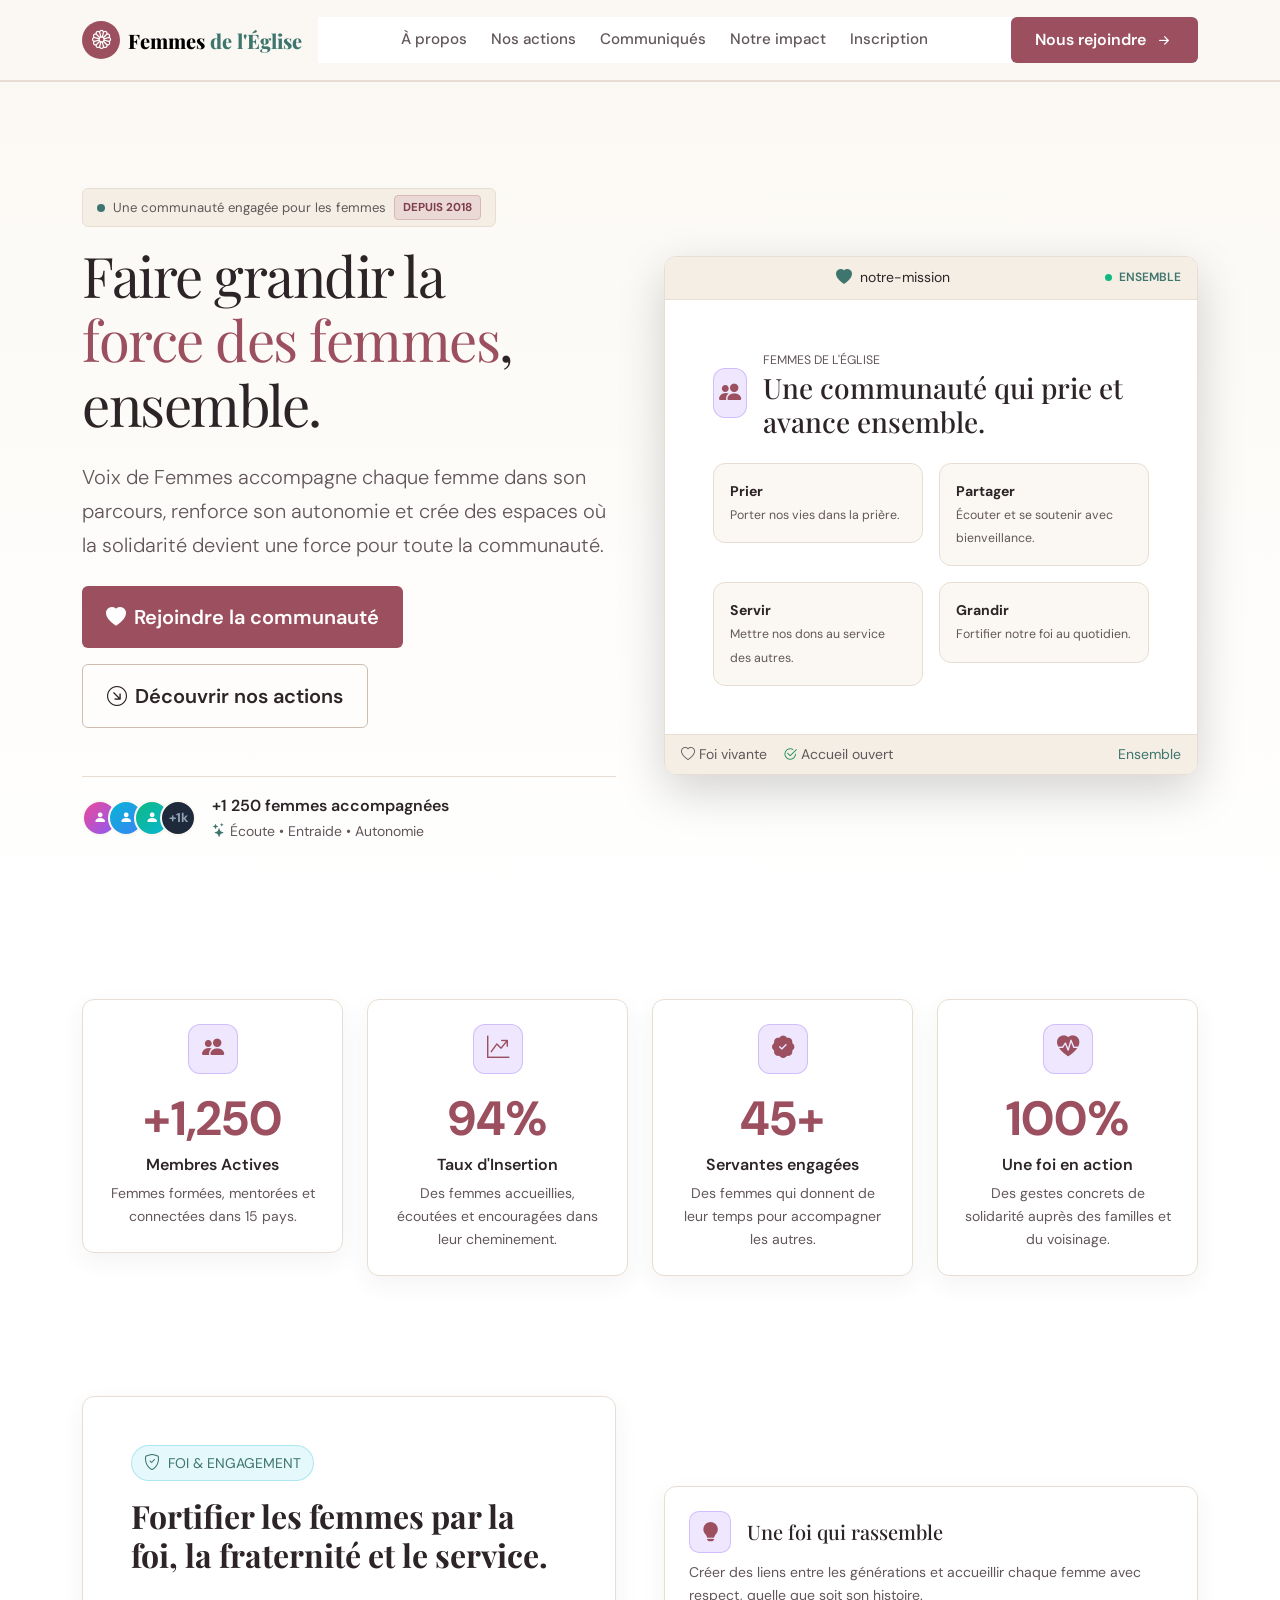
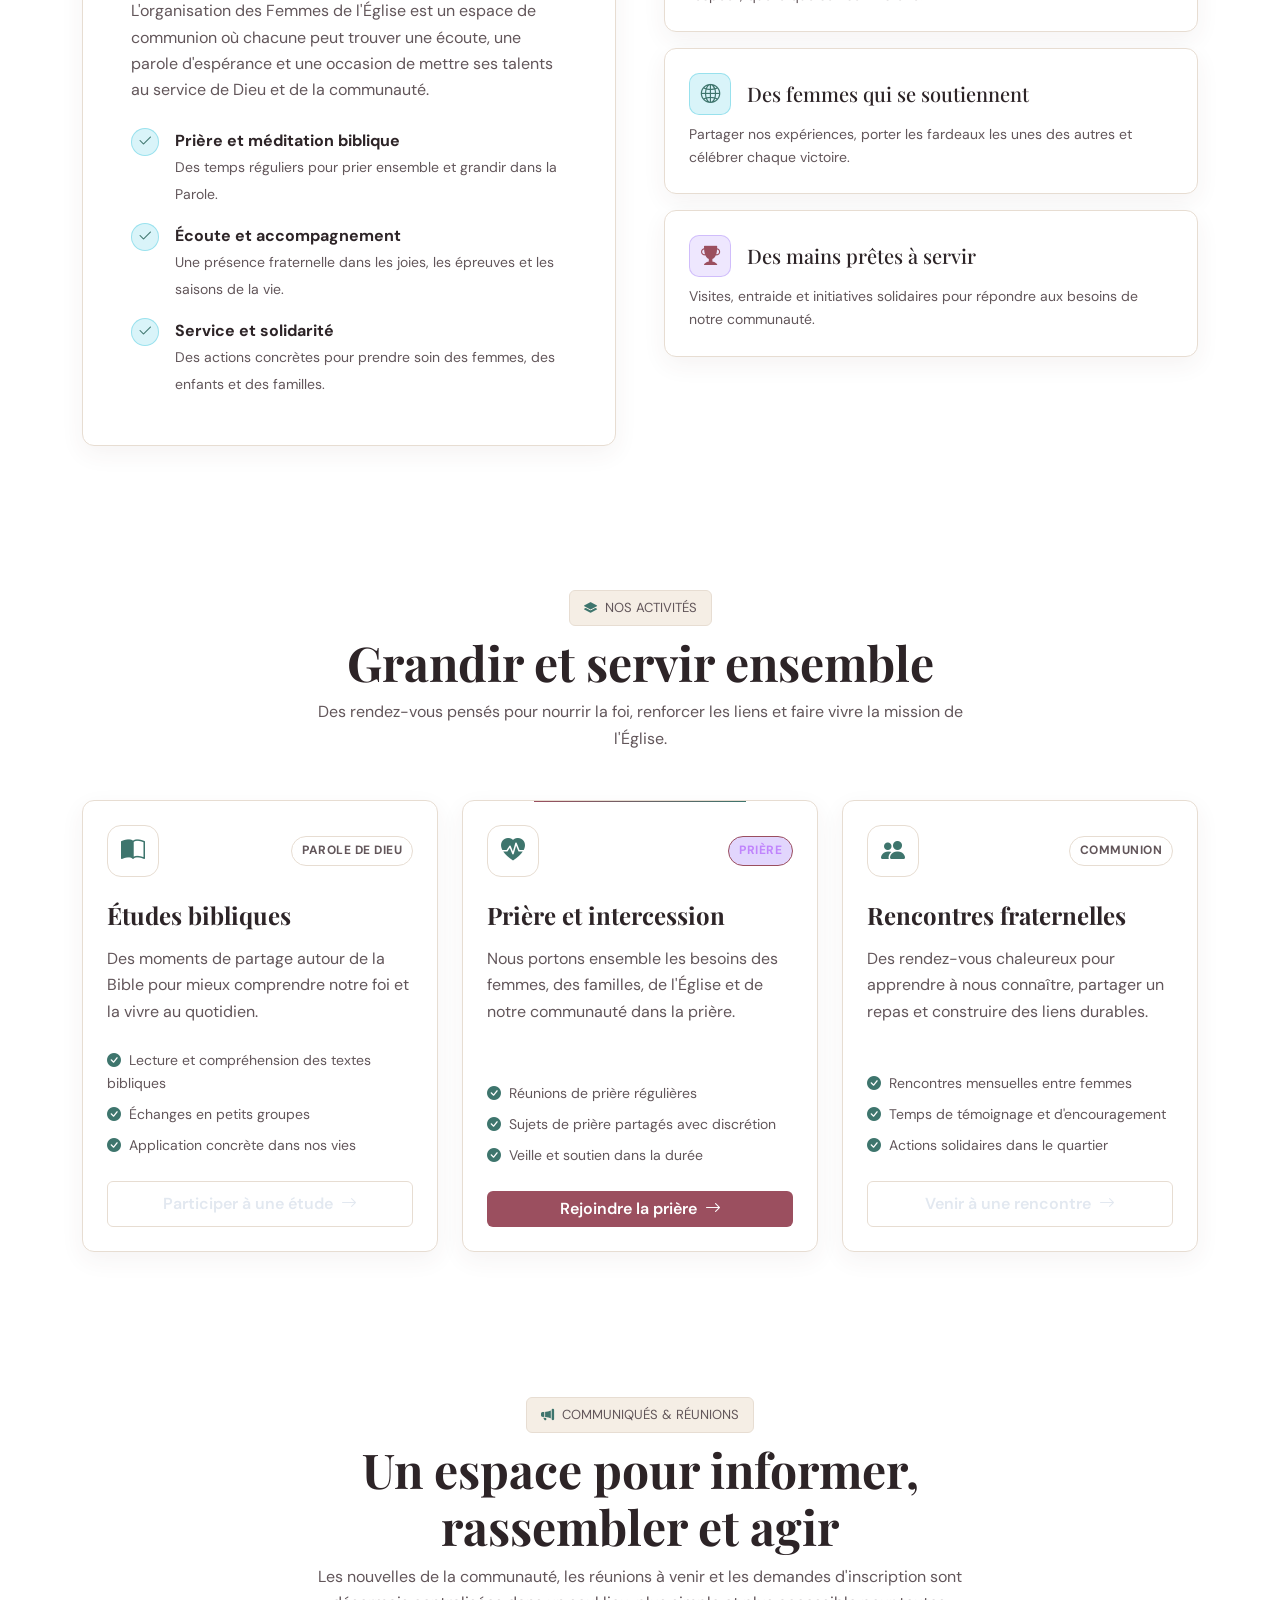
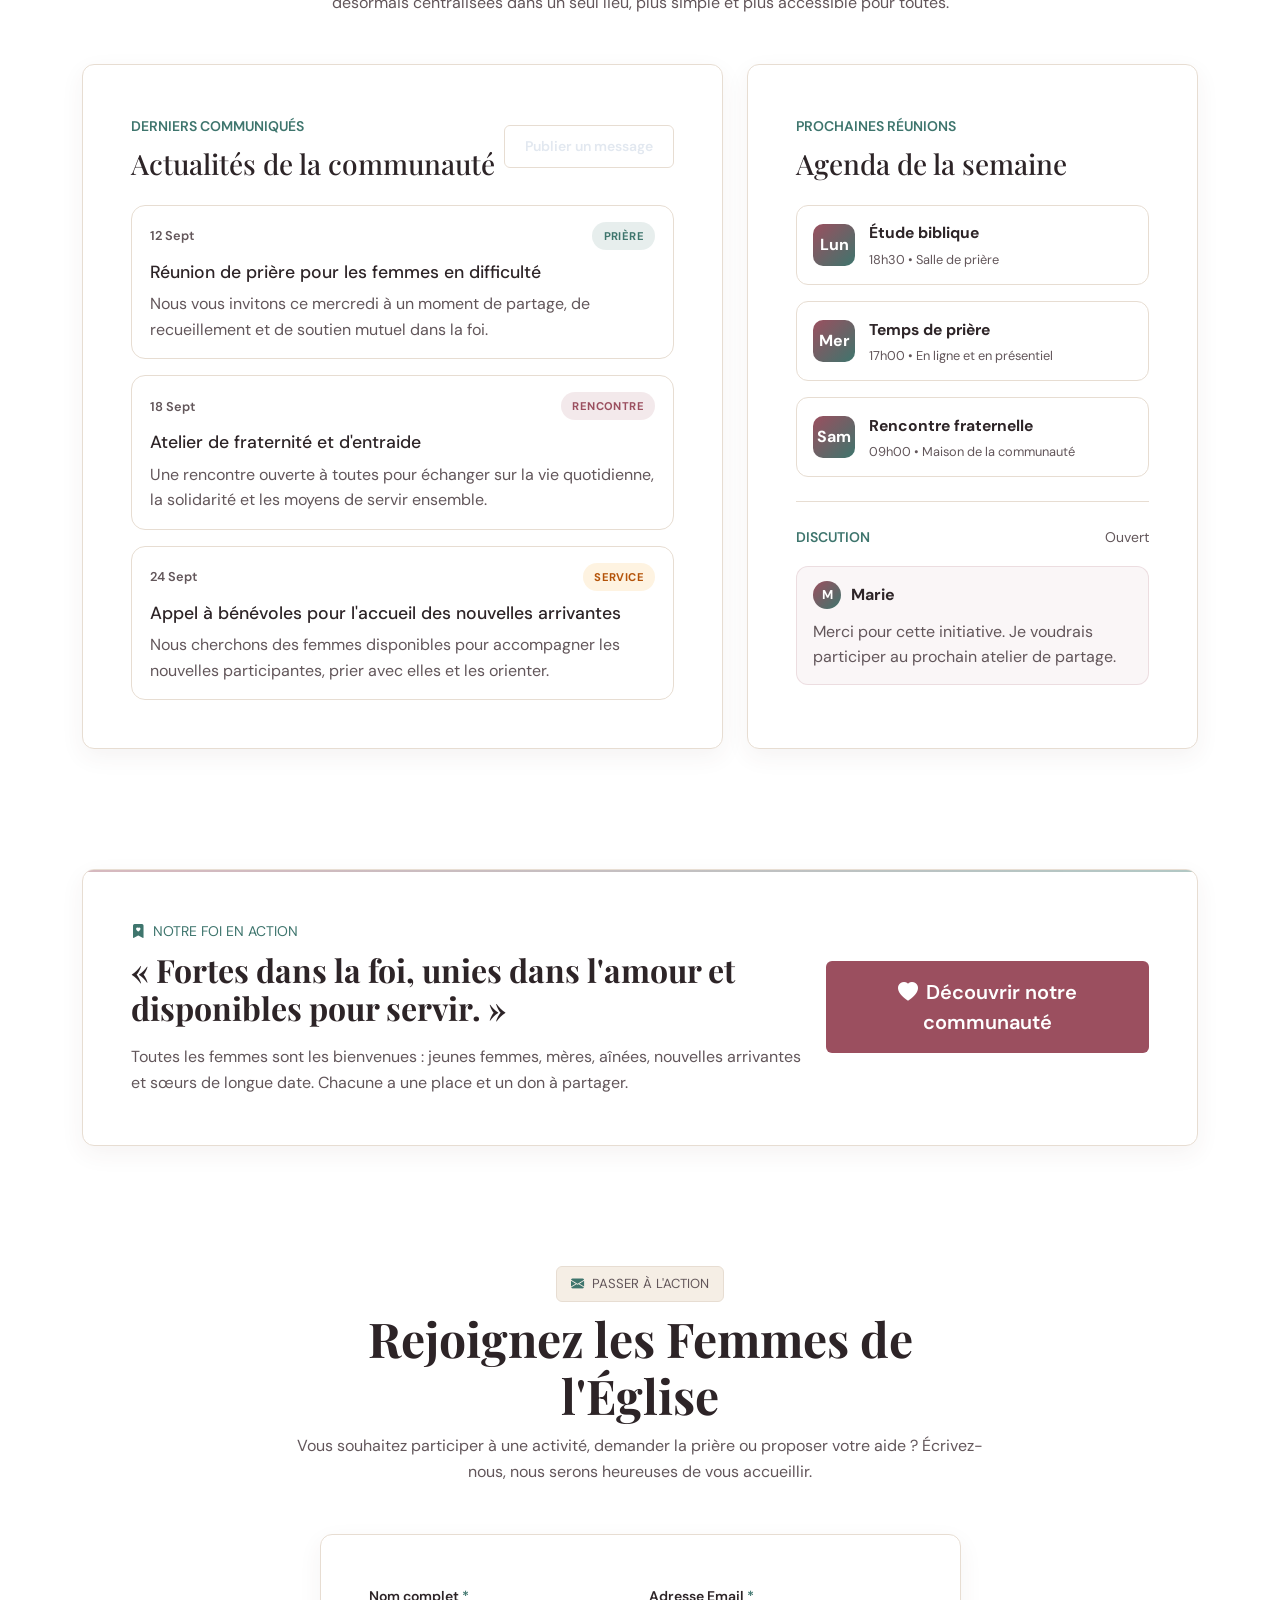
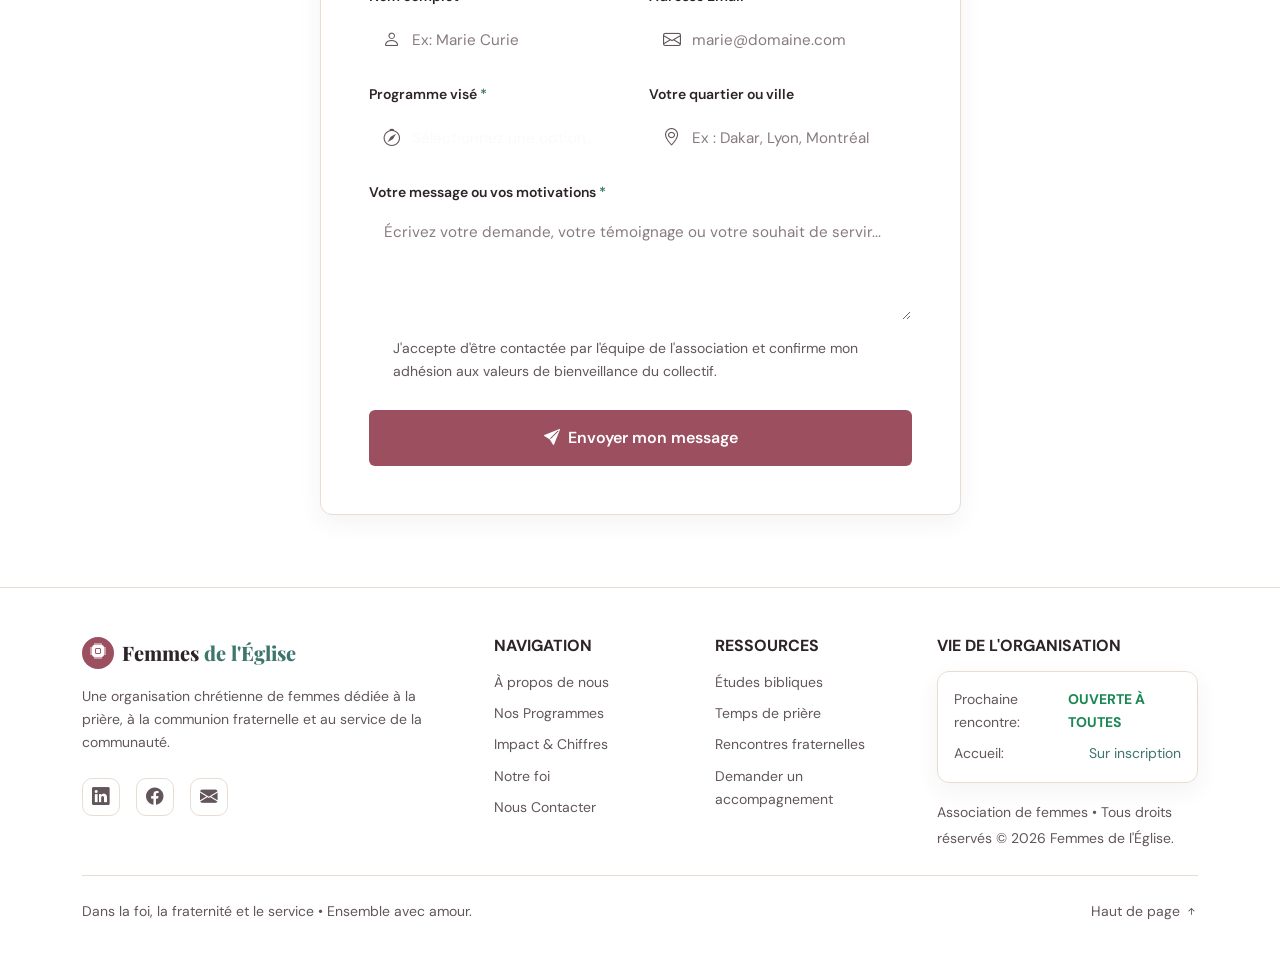
<file: css/index.html>
<!DOCTYPE html>
<html lang="fr" data-bs-theme="light">
<head>
  <meta charset="UTF-8">
  <meta name="viewport" content="width=device-width, initial-scale=1.0">
  <meta name="description" content="Voix de Femmes - Organisation engagée pour l'autonomie, la solidarité et l'épanouissement des femmes.">
  <meta name="keywords" content="organisation de femmes, autonomisation, solidarité, accompagnement, leadership féminin, communauté">
  <meta name="author" content="Voix de Femmes">
  <title>Voix de Femmes | Agir ensemble pour l'autonomie</title>

  <!-- Google Fonts -->
  <link rel="preconnect" href="https://fonts.googleapis.com">
  <link rel="preconnect" href="https://fonts.gstatic.com" crossorigin>
  <link href="https://fonts.googleapis.com/css2?family=DM+Sans:wght@400;500;600;700&family=Playfair+Display:wght@600;700;800&display=swap" rel="stylesheet">

  <!-- Bootstrap 5.3+ CSS (CDN) -->
  <link href="https://cdn.jsdelivr.net/npm/bootstrap@5.3.3/dist/css/bootstrap.min.css" rel="stylesheet" integrity="sha384-QWTKZyjpPEjISv5WaRU9OFeRpok6YctnYmDr5pNlyT2bRjXh0JMhjY6hW+ALEwIH" crossorigin="anonymous">

  <!-- Bootstrap Icons (CDN) -->
  <link rel="stylesheet" href="https://cdn.jsdelivr.net/npm/bootstrap-icons@1.11.3/font/bootstrap-icons.min.css">

  <!-- Custom CSS -->
  <link rel="stylesheet" href="style.css">
</head>
<body>

  <!-- Ambient Glowing Background Orbs -->
  <div class="ambient-glow glow-top-left" aria-hidden="true"></div>
  <div class="ambient-glow glow-center-right" aria-hidden="true"></div>
  <div class="ambient-glow glow-bottom-left" aria-hidden="true"></div>
  <div class="grid-overlay" aria-hidden="true"></div>

  <!-- Header / Navigation Fixed -->
  <header class="site-header">
    <nav class="navbar navbar-expand-lg fixed-top navbar-glass py-3" aria-label="Navigation principale">
      <div class="container">
        <!-- Logo -->
        <a class="navbar-brand d-flex align-items-center gap-2" href="#" aria-label="Accueil Femmes de l'Église">
          <div class="brand-icon-wrapper">
            <i class="bi bi-flower1"></i>
          </div>
          <span class="brand-text">Femmes <span class="text-neon-cyan">de l'Église</span></span>
        </a>

        <!-- Mobile Toggle Button -->
        <button class="navbar-toggler border-0 shadow-none text-light" type="button" data-bs-toggle="collapse" data-bs-target="#navbarContent" aria-controls="navbarContent" aria-expanded="false" aria-label="Ouvrir le menu de navigation">
          <i class="bi bi-list fs-2"></i>
        </button>

        <!-- Navbar Links -->
        <div class="collapse navbar-collapse" id="navbarContent">
          <ul class="navbar-nav mx-auto mb-2 mb-lg-0 gap-lg-4">
            <li class="nav-item">
              <a class="nav-link custom-nav-link" href="#about">À propos</a>
            </li>
            <li class="nav-item">
              <a class="nav-link custom-nav-link" href="#programmes">Nos actions</a>
            </li>
            <li class="nav-item">
              <a class="nav-link custom-nav-link" href="#evenements">Communiqués</a>
            </li>
            <li class="nav-item">
              <a class="nav-link custom-nav-link" href="#impact">Notre impact</a>
            </li>
            <li class="nav-item">
              <a class="nav-link custom-nav-link" href="#contact">Inscription</a>
            </li>
          </ul>

          <!-- Action CTA -->
          <div class="d-flex align-items-center gap-3">
            <a href="#contact" class="btn btn-neon-glow rounded-pill px-4 py-2 d-inline-flex align-items-center gap-2">
              <span>Nous rejoindre</span>
              <i class="bi bi-arrow-right-short fs-5"></i>
            </a>
          </div>
        </div>
      </div>
    </nav>
  </header>

  <main id="main-content">
    <!-- HERO SECTION -->
    <section class="hero-section position-relative d-flex align-items-center" id="hero">
      <div class="container py-5">
        <div class="row align-items-center g-5 min-vh-80">
          
          <!-- Hero Left Column -->
          <div class="col-lg-6 hero-left animate-on-load">
            <!-- Release Badge -->
            <div class="badge-community mb-3 d-inline-flex align-items-center gap-2">
              <span class="status-pulse-dot" aria-hidden="true"></span>
              <span class="badge-text">Une communauté engagée pour les femmes</span>
              <span class="badge-pill-sub">DEPUIS 2018</span>
            </div>

            <!-- Main Title -->
            <h1 class="display-4 fw-extrabold hero-title mb-4">
              Faire grandir la <span class="text-gradient">force des femmes</span>, ensemble.
            </h1>

            <!-- Subtitle -->
            <p class="lead text-muted-sub mb-4 fs-5 hero-description">
              Voix de Femmes accompagne chaque femme dans son parcours, renforce son autonomie et crée
              des espaces où la solidarité devient une force pour toute la communauté.
            </p>

            <!-- CTA Buttons -->
            <div class="d-flex flex-wrap gap-3 mb-5">
              <a href="#contact" class="btn btn-neon-glow btn-lg rounded-pill px-4 py-3 d-inline-flex align-items-center gap-2">
                <i class="bi bi-heart-fill"></i>
                <span>Rejoindre la communauté</span>
              </a>
              <a href="#programmes" class="btn btn-glass btn-lg rounded-pill px-4 py-3 d-inline-flex align-items-center gap-2">
                <i class="bi bi-arrow-down-right-circle"></i>
                <span>Découvrir nos actions</span>
              </a>
            </div>

            <!-- Community Proof Bar -->
            <div class="hero-stats-strip d-flex align-items-center gap-3 pt-3 border-top-sub">
              <div class="avatar-stack d-flex">
                <span class="avatar-circle av-1"><i class="bi bi-person-fill"></i></span>
                <span class="avatar-circle av-2"><i class="bi bi-person-fill"></i></span>
                <span class="avatar-circle av-3"><i class="bi bi-person-fill"></i></span>
                <span class="avatar-circle av-4">+1k</span>
              </div>
              <div class="hero-stats-caption">
                <div class="fw-semibold text-light">+1 250 femmes accompagnées</div>
                <div class="text-muted-sub small"><i class="bi bi-stars text-neon-cyan me-1"></i>Écoute • Entraide • Autonomie</div>
              </div>
            </div>
          </div>

          <!-- Hero Right Column: Mission de l'organisation -->
          <div class="col-lg-6 hero-right animate-on-load-delay">
            <div class="mission-window-card shadow-lg">
              <div class="window-header d-flex align-items-center justify-content-between px-3 py-2 border-bottom-sub">
                <div class="window-controls d-flex align-items-center gap-2">
                  <span class="dot dot-close"></span>
                  <span class="dot dot-minimize"></span>
                  <span class="dot dot-maximize"></span>
                </div>
                <div class="window-tab d-flex align-items-center gap-2">
                  <i class="bi bi-heart-fill text-neon-cyan"></i>
                  <span class="font-mono small text-light">notre-mission</span>
                </div>
                <div class="window-badge font-mono small text-neon-cyan">
                  <span class="indicator-live"></span> ENSEMBLE
                </div>
              </div>

              <div class="mission-body p-4 p-md-5">
                <div class="d-flex align-items-center gap-3 mb-4">
                  <div class="metric-icon-box"><i class="bi bi-people-fill"></i></div>
                  <div>
                    <span class="text-muted-sub small text-uppercase tracking-wider">Femmes de l'Église</span>
                    <h2 class="h3 text-light mb-0">Une communauté qui prie et avance ensemble.</h2>
                  </div>
                </div>
                <div class="row g-3">
                  <div class="col-6"><div class="glass-card p-3"><strong class="d-block text-light">Prier</strong><span class="text-muted-sub small">Porter nos vies dans la prière.</span></div></div>
                  <div class="col-6"><div class="glass-card p-3"><strong class="d-block text-light">Partager</strong><span class="text-muted-sub small">Écouter et se soutenir avec bienveillance.</span></div></div>
                  <div class="col-6"><div class="glass-card p-3"><strong class="d-block text-light">Servir</strong><span class="text-muted-sub small">Mettre nos dons au service des autres.</span></div></div>
                  <div class="col-6"><div class="glass-card p-3"><strong class="d-block text-light">Grandir</strong><span class="text-muted-sub small">Fortifier notre foi au quotidien.</span></div></div>
                </div>
              </div>

              <div class="window-footer px-3 py-2 d-flex align-items-center justify-content-between font-mono small border-top-sub">
                <div class="d-flex align-items-center gap-3 text-muted-sub">
                  <span><i class="bi bi-heart me-1"></i>Foi vivante</span>
                  <span><i class="bi bi-check2-circle text-success me-1"></i>Accueil ouvert</span>
                </div>
                <div class="text-neon-cyan">
                  <i class="bi bi-sparkles me-1"></i>Ensemble
                </div>
              </div>
            </div>
          </div>

        </div>
      </div>
    </section>

    <!-- STATS & IMPACT SECTION (METRICS) -->
    <section class="metrics-section py-5 position-relative" id="impact">
      <div class="container">
        <div class="row g-4 justify-content-center">
          
          <!-- Metric 1 -->
          <div class="col-sm-6 col-lg-3 scroll-reveal">
            <div class="metric-card glass-card text-center p-4">
              <div class="metric-icon-box mx-auto mb-3">
                <i class="bi bi-people-fill"></i>
              </div>
              <div class="metric-number display-5 fw-bold text-gradient mb-1">+1,250</div>
              <div class="metric-title fw-semibold text-light mb-1">Membres Actives</div>
              <p class="metric-desc text-muted-sub small m-0">Femmes formées, mentorées et connectées dans 15 pays.</p>
            </div>
          </div>

          <!-- Metric 2 -->
          <div class="col-sm-6 col-lg-3 scroll-reveal">
            <div class="metric-card glass-card text-center p-4">
              <div class="metric-icon-box mx-auto mb-3">
                <i class="bi bi-graph-up-arrow"></i>
              </div>
              <div class="metric-number display-5 fw-bold text-gradient mb-1">94%</div>
              <div class="metric-title fw-semibold text-light mb-1">Taux d'Insertion</div>
              <p class="metric-desc text-muted-sub small m-0">Des femmes accueillies, écoutées et encouragées dans leur cheminement.</p>
            </div>
          </div>

          <!-- Metric 3 -->
          <div class="col-sm-6 col-lg-3 scroll-reveal">
            <div class="metric-card glass-card text-center p-4">
              <div class="metric-icon-box mx-auto mb-3">
                <i class="bi bi-patch-check-fill"></i>
              </div>
              <div class="metric-number display-5 fw-bold text-gradient mb-1">45+</div>
              <div class="metric-title fw-semibold text-light mb-1">Servantes engagées</div>
              <p class="metric-desc text-muted-sub small m-0">Des femmes qui donnent de leur temps pour accompagner les autres.</p>
            </div>
          </div>

          <!-- Metric 4 -->
          <div class="col-sm-6 col-lg-3 scroll-reveal">
            <div class="metric-card glass-card text-center p-4">
              <div class="metric-icon-box mx-auto mb-3">
                <i class="bi bi-heart-pulse-fill"></i>
              </div>
              <div class="metric-number display-5 fw-bold text-gradient mb-1">100%</div>
              <div class="metric-title fw-semibold text-light mb-1">Une foi en action</div>
              <p class="metric-desc text-muted-sub small m-0">Des gestes concrets de solidarité auprès des familles et du voisinage.</p>
            </div>
          </div>

        </div>
      </div>
    </section>

    <!-- ABOUT & MISSION SECTION -->
    <section class="about-section py-5" id="about">
      <div class="container py-lg-4">
        <div class="row align-items-center g-5">
          
          <!-- About Left: Interactive Mission Card -->
          <div class="col-lg-6 scroll-reveal">
            <div class="about-preview-card glass-card p-4 p-md-5 position-relative overflow-hidden">
              <div class="card-glow-badge mb-3 d-inline-flex align-items-center gap-2">
                <i class="bi bi-shield-check text-neon-cyan"></i>
                <span class="small font-mono text-uppercase tracking-wider">Foi & Engagement</span>
              </div>
              <h2 class="h2 fw-bold text-light mb-4">
                Fortifier les femmes par la foi, la fraternité et le service.
              </h2>
              <p class="text-muted-sub mb-4">
                L'organisation des Femmes de l'Église est un espace de communion où chacune peut trouver
                une écoute, une parole d'espérance et une occasion de mettre ses talents au service de Dieu
                et de la communauté.
              </p>

              <div class="mission-checks d-flex flex-column gap-3">
                <div class="d-flex align-items-start gap-3">
                  <div class="check-icon-circle"><i class="bi bi-check2"></i></div>
                  <div>
                    <strong class="text-light d-block">Prière et méditation biblique</strong>
                    <span class="text-muted-sub small">Des temps réguliers pour prier ensemble et grandir dans la Parole.</span>
                  </div>
                </div>

                <div class="d-flex align-items-start gap-3">
                  <div class="check-icon-circle"><i class="bi bi-check2"></i></div>
                  <div>
                    <strong class="text-light d-block">Écoute et accompagnement</strong>
                    <span class="text-muted-sub small">Une présence fraternelle dans les joies, les épreuves et les saisons de la vie.</span>
                  </div>
                </div>

                <div class="d-flex align-items-start gap-3">
                  <div class="check-icon-circle"><i class="bi bi-check2"></i></div>
                  <div>
                    <strong class="text-light d-block">Service et solidarité</strong>
                    <span class="text-muted-sub small">Des actions concrètes pour prendre soin des femmes, des enfants et des familles.</span>
                  </div>
                </div>
              </div>
            </div>
          </div>

          <!-- About Right: Visual Highlights -->
          <div class="col-lg-6 scroll-reveal">
            <div class="row g-3">
              <div class="col-12">
                <div class="glass-card p-4 border-hover-glow">
                  <div class="d-flex align-items-center gap-3 mb-2">
                    <div class="icon-round bg-purple-glow"><i class="bi bi-lightbulb-fill"></i></div>
                    <h3 class="h5 text-light m-0">Une foi qui rassemble</h3>
                  </div>
                  <p class="text-muted-sub small m-0">
                    Créer des liens entre les générations et accueillir chaque femme avec respect, quelle que soit son histoire.
                  </p>
                </div>
              </div>

              <div class="col-12">
                <div class="glass-card p-4 border-hover-glow">
                  <div class="d-flex align-items-center gap-3 mb-2">
                    <div class="icon-round bg-cyan-glow"><i class="bi bi-globe2"></i></div>
                    <h3 class="h5 text-light m-0">Des femmes qui se soutiennent</h3>
                  </div>
                  <p class="text-muted-sub small m-0">
                    Partager nos expériences, porter les fardeaux les unes des autres et célébrer chaque victoire.
                  </p>
                </div>
              </div>

              <div class="col-12">
                <div class="glass-card p-4 border-hover-glow">
                  <div class="d-flex align-items-center gap-3 mb-2">
                    <div class="icon-round bg-purple-glow"><i class="bi bi-trophy-fill"></i></div>
                    <h3 class="h5 text-light m-0">Des mains prêtes à servir</h3>
                  </div>
                  <p class="text-muted-sub small m-0">
                    Visites, entraide et initiatives solidaires pour répondre aux besoins de notre communauté.
                  </p>
                </div>
              </div>
            </div>
          </div>

        </div>
      </div>
    </section>

    <!-- PILIERS & PROGRAMMES SECTION -->
    <section class="programs-section py-5 position-relative" id="programmes">
      <div class="container py-lg-4">
        
        <!-- Section Header -->
        <div class="text-center max-w-700 mx-auto mb-5 scroll-reveal">
          <div class="badge-community mb-2 d-inline-flex align-items-center gap-2">
            <i class="bi bi-layers-fill text-neon-cyan"></i>
            <span class="badge-text">NOS ACTIVITÉS</span>
          </div>
          <h2 class="display-5 fw-bold text-light">Grandir et servir ensemble</h2>
          <p class="text-muted-sub">
            Des rendez-vous pensés pour nourrir la foi, renforcer les liens et faire vivre la mission de l'Église.
          </p>
        </div>

        <!-- Programs Grid -->
        <div class="row g-4">
          
          <!-- Program Card 1 -->
          <div class="col-md-6 col-lg-4 scroll-reveal">
            <article class="program-card glass-card h-100 d-flex flex-column p-4">
              <div class="program-header d-flex align-items-center justify-content-between mb-4">
                <div class="program-icon-box">
                  <i class="bi bi-book-half"></i>
                </div>
                <span class="program-badge">PAROLE DE DIEU</span>
              </div>
              <h3 class="h4 text-light fw-bold mb-3">Études bibliques</h3>
              <p class="text-muted-sub mb-4 flex-grow-1">
                Des moments de partage autour de la Bible pour mieux comprendre notre foi et la vivre au quotidien.
              </p>
              <ul class="program-features list-unstyled mb-4 small text-muted-sub d-flex flex-column gap-2">
                <li><i class="bi bi-check-circle-fill text-neon-cyan me-2"></i>Lecture et compréhension des textes bibliques</li>
                <li><i class="bi bi-check-circle-fill text-neon-cyan me-2"></i>Échanges en petits groupes</li>
                <li><i class="bi bi-check-circle-fill text-neon-cyan me-2"></i>Application concrète dans nos vies</li>
              </ul>
              <a href="#contact" class="btn btn-outline-custom w-100 rounded-pill mt-auto">
                Participer à une étude <i class="bi bi-arrow-right ms-1"></i>
              </a>
            </article>
          </div>

          <!-- Program Card 2 -->
          <div class="col-md-6 col-lg-4 scroll-reveal">
            <article class="program-card glass-card h-100 d-flex flex-column p-4 featured-program">
              <div class="program-header d-flex align-items-center justify-content-between mb-4">
                <div class="program-icon-box featured-icon">
                  <i class="bi bi-heart-pulse-fill"></i>
                </div>
                <span class="program-badge featured-badge">PRIÈRE</span>
              </div>
              <h3 class="h4 text-light fw-bold mb-3">Prière et intercession</h3>
              <p class="text-muted-sub mb-4 flex-grow-1">
                Nous portons ensemble les besoins des femmes, des familles, de l'Église et de notre communauté dans la prière.
              </p>
              <ul class="program-features list-unstyled mb-4 small text-muted-sub d-flex flex-column gap-2">
                <li><i class="bi bi-check-circle-fill text-neon-cyan me-2"></i>Réunions de prière régulières</li>
                <li><i class="bi bi-check-circle-fill text-neon-cyan me-2"></i>Sujets de prière partagés avec discrétion</li>
                <li><i class="bi bi-check-circle-fill text-neon-cyan me-2"></i>Veille et soutien dans la durée</li>
              </ul>
              <a href="#contact" class="btn btn-neon-glow w-100 rounded-pill mt-auto">
                Rejoindre la prière <i class="bi bi-arrow-right ms-1"></i>
              </a>
            </article>
          </div>

          <!-- Program Card 3 -->
          <div class="col-md-6 col-lg-4 scroll-reveal">
            <article class="program-card glass-card h-100 d-flex flex-column p-4">
              <div class="program-header d-flex align-items-center justify-content-between mb-4">
                <div class="program-icon-box">
                  <i class="bi bi-people-fill"></i>
                </div>
                <span class="program-badge">COMMUNION</span>
              </div>
              <h3 class="h4 text-light fw-bold mb-3">Rencontres fraternelles</h3>
              <p class="text-muted-sub mb-4 flex-grow-1">
                Des rendez-vous chaleureux pour apprendre à nous connaître, partager un repas et construire des liens durables.
              </p>
              <ul class="program-features list-unstyled mb-4 small text-muted-sub d-flex flex-column gap-2">
                <li><i class="bi bi-check-circle-fill text-neon-cyan me-2"></i>Rencontres mensuelles entre femmes</li>
                <li><i class="bi bi-check-circle-fill text-neon-cyan me-2"></i>Temps de témoignage et d'encouragement</li>
                <li><i class="bi bi-check-circle-fill text-neon-cyan me-2"></i>Actions solidaires dans le quartier</li>
              </ul>
              <a href="#contact" class="btn btn-outline-custom w-100 rounded-pill mt-auto">
                Venir à une rencontre <i class="bi bi-arrow-right ms-1"></i>
              </a>
            </article>
          </div>

        </div>
      </div>
    </section>

    <!-- COMMUNITY COMMUNICATION & ANNOUNCEMENTS -->
    <section class="community-section py-5" id="evenements">
      <div class="container py-lg-4">
        <div class="text-center max-w-700 mx-auto mb-5 scroll-reveal">
          <div class="badge-community mb-2 d-inline-flex align-items-center gap-2">
            <i class="bi bi-megaphone-fill text-neon-cyan"></i>
            <span class="badge-text">COMMUNIQUÉS & RÉUNIONS</span>
          </div>
          <h2 class="display-5 fw-bold text-light">Un espace pour informer, rassembler et agir</h2>
          <p class="text-muted-sub">
            Les nouvelles de la communauté, les réunions à venir et les demandes d'inscription sont désormais centralisées dans un seul lieu, plus simple et plus accessible pour toutes.
          </p>
        </div>

        <div class="row g-4 align-items-stretch">
          <div class="col-lg-7 scroll-reveal">
            <div class="glass-card p-4 p-md-5 h-100">
              <div class="d-flex align-items-center justify-content-between mb-4">
                <div>
                  <span class="small text-uppercase tracking-wider text-neon-cyan fw-semibold">Derniers communiqués</span>
                  <h3 class="h3 text-light mb-0 mt-2">Actualités de la communauté</h3>
                </div>
                <a href="#contact" class="btn btn-outline-custom btn-sm rounded-pill">Publier un message</a>
              </div>

              <div class="announcement-list d-flex flex-column gap-3">
                <article class="announcement-item">
                  <div class="announcement-meta">
                    <span class="announcement-date">12 Sept</span>
                    <span class="announcement-tag tag-prayer">Prière</span>
                  </div>
                  <h4>Réunion de prière pour les femmes en difficulté</h4>
                  <p>Nous vous invitons ce mercredi à un moment de partage, de recueillement et de soutien mutuel dans la foi.</p>
                </article>

                <article class="announcement-item">
                  <div class="announcement-meta">
                    <span class="announcement-date">18 Sept</span>
                    <span class="announcement-tag tag-event">Rencontre</span>
                  </div>
                  <h4>Atelier de fraternité et d'entraide</h4>
                  <p>Une rencontre ouverte à toutes pour échanger sur la vie quotidienne, la solidarité et les moyens de servir ensemble.</p>
                </article>

                <article class="announcement-item">
                  <div class="announcement-meta">
                    <span class="announcement-date">24 Sept</span>
                    <span class="announcement-tag tag-service">Service</span>
                  </div>
                  <h4>Appel à bénévoles pour l'accueil des nouvelles arrivantes</h4>
                  <p>Nous cherchons des femmes disponibles pour accompagner les nouvelles participantes, prier avec elles et les orienter.</p>
                </article>
              </div>
            </div>
          </div>

          <div class="col-lg-5 scroll-reveal">
            <div class="glass-card p-4 p-md-5 h-100">
              <div class="mb-4">
                <span class="small text-uppercase tracking-wider text-neon-cyan fw-semibold">Prochaines réunions</span>
                <h3 class="h3 text-light mb-0 mt-2">Agenda de la semaine</h3>
              </div>

              <div class="meeting-list d-flex flex-column gap-3">
                <div class="meeting-item">
                  <div class="meeting-day">Lun</div>
                  <div class="meeting-content">
                    <strong>Étude biblique</strong>
                    <span>18h30 • Salle de prière</span>
                  </div>
                </div>
                <div class="meeting-item">
                  <div class="meeting-day">Mer</div>
                  <div class="meeting-content">
                    <strong>Temps de prière</strong>
                    <span>17h00 • En ligne et en présentiel</span>
                  </div>
                </div>
                <div class="meeting-item">
                  <div class="meeting-day">Sam</div>
                  <div class="meeting-content">
                    <strong>Rencontre fraternelle</strong>
                    <span>09h00 • Maison de la communauté</span>
                  </div>
                </div>
              </div>

              <div class="mt-4 pt-4 border-top-sub">
                <div class="d-flex align-items-center justify-content-between mb-3">
                  <span class="small text-uppercase tracking-wider text-neon-cyan fw-semibold">Discution</span>
                  <span class="text-muted-sub small">Ouvert</span>
                </div>
                <div class="mini-post">
                  <div class="mini-post-head">
                    <span class="mini-avatar">M</span>
                    <strong>Marie</strong>
                  </div>
                  <p>Merci pour cette initiative. Je voudrais participer au prochain atelier de partage.</p>
                </div>
              </div>
            </div>
          </div>
        </div>
      </div>
    </section>

    <!-- FAITH CALLOUT BANNER -->
    <section class="manifesto-banner py-5" id="manifesto">
      <div class="container">
        <div class="glass-card p-4 p-md-5 banner-gradient-border scroll-reveal">
          <div class="row align-items-center g-4">
            <div class="col-lg-8">
              <div class="d-inline-flex align-items-center gap-2 font-mono small text-neon-cyan mb-2">
                <i class="bi bi-bookmark-heart-fill"></i>
                <span>NOTRE FOI EN ACTION</span>
              </div>
              <h3 class="h2 text-light fw-bold mb-3">
                « Fortes dans la foi, unies dans l'amour et disponibles pour servir. »
              </h3>
              <p class="text-muted-sub m-0">
                Toutes les femmes sont les bienvenues : jeunes femmes, mères, aînées, nouvelles arrivantes
                et sœurs de longue date. Chacune a une place et un don à partager.
              </p>
            </div>
            <div class="col-lg-4 text-lg-end">
              <a href="#contact" class="btn btn-neon-glow btn-lg rounded-pill px-4 py-3">
                <i class="bi bi-heart-fill me-2"></i>Découvrir notre communauté
              </a>
            </div>
          </div>
        </div>
      </div>
    </section>

    <!-- CONTACT & APPLICATION SECTION -->
    <section class="contact-section py-5 position-relative" id="contact">
      <div class="container py-lg-4">
        
        <div class="text-center max-w-700 mx-auto mb-5 scroll-reveal">
          <div class="badge-community mb-2 d-inline-flex align-items-center gap-2">
            <i class="bi bi-envelope-fill text-neon-cyan"></i>
            <span class="badge-text">PASSER À L'ACTION</span>
          </div>
          <h2 class="display-5 fw-bold text-light">Rejoignez les Femmes de l'Église</h2>
          <p class="text-muted-sub">
            Vous souhaitez participer à une activité, demander la prière ou proposer votre aide ? Écrivez-nous, nous serons heureuses de vous accueillir.
          </p>
        </div>

        <div class="row justify-content-center">
          <div class="col-lg-8 col-xl-7 scroll-reveal">
            
            <div class="contact-form-card glass-card p-4 p-md-5">
              <form id="associationForm" novalidate>
                
                <div class="row g-3">
                  <!-- Name -->
                  <div class="col-md-6">
                    <label for="fullName" class="form-label text-light small fw-semibold">Nom complet <span class="text-neon-cyan">*</span></label>
                    <div class="input-wrapper">
                      <i class="bi bi-person input-icon"></i>
                      <input type="text" class="form-control custom-input" id="fullName" placeholder="Ex: Marie Curie" required>
                    </div>
                  </div>

                  <!-- Email -->
                  <div class="col-md-6">
                    <label for="emailAddress" class="form-label text-light small fw-semibold">Adresse Email <span class="text-neon-cyan">*</span></label>
                    <div class="input-wrapper">
                      <i class="bi bi-envelope input-icon"></i>
                      <input type="email" class="form-control custom-input" id="emailAddress" placeholder="marie@domaine.com" required>
                    </div>
                  </div>

                  <!-- Program Selection -->
                  <div class="col-md-6">
                    <label for="interestOption" class="form-label text-light small fw-semibold">Programme visé <span class="text-neon-cyan">*</span></label>
                    <div class="input-wrapper">
                      <i class="bi bi-compass input-icon"></i>
                      <select class="form-select custom-input" id="interestOption" required>
                        <option value="" disabled selected>Sélectionnez une option...</option>
                        <option value="priere">Demander la prière</option>
                        <option value="etude">Participer à une étude biblique</option>
                        <option value="rencontre">Venir à une rencontre</option>
                        <option value="service">Proposer mon aide</option>
                        <option value="autre">Autre demande</option>
                      </select>
                    </div>
                  </div>

                  <!-- Experience Level -->
                  <div class="col-md-6">
                    <label for="levelOption" class="form-label text-light small fw-semibold">Votre quartier ou ville</label>
                    <div class="input-wrapper">
                      <i class="bi bi-geo-alt input-icon"></i>
                      <input type="text" class="form-control custom-input" id="levelOption" placeholder="Ex : Dakar, Lyon, Montréal">
                    </div>
                  </div>

                  <!-- Message / Motivation -->
                  <div class="col-12">
                    <label for="messageBody" class="form-label text-light small fw-semibold">Votre message ou vos motivations <span class="text-neon-cyan">*</span></label>
                    <div class="input-wrapper">
                      <textarea class="form-control custom-input py-2" id="messageBody" rows="4" placeholder="Écrivez votre demande, votre témoignage ou votre souhait de servir..." required></textarea>
                    </div>
                  </div>

                  <!-- Agreement -->
                  <div class="col-12">
                    <div class="form-check custom-checkbox">
                      <input class="form-check-input" type="checkbox" id="privacyConsent" required>
                      <label class="form-check-label text-muted-sub small" for="privacyConsent">
                        J'accepte d'être contactée par l'équipe de l'association et confirme mon adhésion aux valeurs de bienveillance du collectif.
                      </label>
                    </div>
                  </div>

                  <!-- Submit Button -->
                  <div class="col-12 pt-2">
                    <button type="submit" class="btn btn-neon-glow w-100 py-3 rounded-pill d-flex align-items-center justify-content-center gap-2 fs-6">
                      <i class="bi bi-send-fill"></i>
                      <span>Envoyer mon message</span>
                    </button>
                  </div>
                </div>

                <!-- Live Success Feedback (Hidden by default) -->
                <div id="formSuccessAlert" class="alert custom-alert-success mt-4 d-none" role="alert">
                  <div class="d-flex align-items-center gap-2">
                    <i class="bi bi-check-circle-fill text-success fs-5"></i>
                    <div>
                      <strong>Message reçu avec succès !</strong> Notre équipe coordinatrice examinera votre profil et vous répondra sous 48 heures.
                    </div>
                  </div>
                </div>

              </form>
            </div>

          </div>
        </div>

      </div>
    </section>
  </main>

  <!-- FOOTER -->
  <footer class="site-footer border-top-sub py-5">
    <div class="container">
      <div class="row g-4 justify-content-between">
        
        <!-- Brand Col -->
        <div class="col-lg-4">
          <a class="d-flex align-items-center gap-2 text-decoration-none mb-3" href="#">
            <div class="brand-icon-wrapper small-icon">
              <i class="bi bi-cpu-fill"></i>
            </div>
            <span class="brand-text text-light">Femmes <span class="text-neon-cyan">de l'Église</span></span>
          </a>
          <p class="text-muted-sub small mb-4">
            Une organisation chrétienne de femmes dédiée à la prière, à la communion fraternelle et au service de la communauté.
          </p>
          <!-- Social Icons -->
          <div class="footer-socials d-flex gap-3">
            <a href="#" class="social-link" aria-label="LinkedIn"><i class="bi bi-linkedin"></i></a>
            <a href="#" class="social-link" aria-label="Facebook"><i class="bi bi-facebook"></i></a>
            <a href="#contact" class="social-link" aria-label="Nous contacter"><i class="bi bi-envelope-fill"></i></a>
          </div>
        </div>

        <!-- Quick Links Col -->
        <div class="col-sm-6 col-lg-2">
          <h4 class="h6 text-light fw-bold text-uppercase tracking-wider mb-3">Navigation</h4>
          <ul class="list-unstyled footer-nav-list small d-flex flex-column gap-2">
            <li><a href="#about" class="footer-link">À propos de nous</a></li>
            <li><a href="#programmes" class="footer-link">Nos Programmes</a></li>
            <li><a href="#impact" class="footer-link">Impact & Chiffres</a></li>
            <li><a href="#manifesto" class="footer-link">Notre foi</a></li>
            <li><a href="#contact" class="footer-link">Nous Contacter</a></li>
          </ul>
        </div>

        <!-- Resources Col -->
        <div class="col-sm-6 col-lg-2">
          <h4 class="h6 text-light fw-bold text-uppercase tracking-wider mb-3">Ressources</h4>
          <ul class="list-unstyled footer-nav-list small d-flex flex-column gap-2">
            <li><a href="#programmes" class="footer-link">Études bibliques</a></li>
            <li><a href="#programmes" class="footer-link">Temps de prière</a></li>
            <li><a href="#programmes" class="footer-link">Rencontres fraternelles</a></li>
            <li><a href="#contact" class="footer-link">Demander un accompagnement</a></li>
          </ul>
        </div>

        <!-- Newsletter / Status Col -->
        <div class="col-lg-3">
          <h4 class="h6 text-light fw-bold text-uppercase tracking-wider mb-3">Vie de l'organisation</h4>
          <div class="glass-card p-3 font-mono small mb-3">
            <div class="d-flex align-items-center justify-content-between mb-2">
              <span class="text-muted-sub">Prochaine rencontre:</span>
              <span class="text-success fw-bold">OUVERTE À TOUTES</span>
            </div>
            <div class="d-flex align-items-center justify-content-between">
              <span class="text-muted-sub">Accueil:</span>
              <span class="text-neon-cyan">Sur inscription</span>
            </div>
          </div>
          <span class="text-muted-sub small">
            Association de femmes • Tous droits réservés &copy; 2026 Femmes de l'Église.
          </span>
        </div>

      </div>

      <!-- Bottom Credits & Back to Top -->
      <div class="d-flex flex-column flex-md-row align-items-center justify-content-between pt-4 mt-4 border-top-sub text-muted-sub small">
        <div>
          Dans la foi, la fraternité et le service &bull; Ensemble avec amour.
        </div>
        <div class="mt-2 mt-md-0">
          <a href="#hero" class="back-to-top text-decoration-none">
            Haut de page <i class="bi bi-arrow-up-short"></i>
          </a>
        </div>
      </div>

    </div>
  </footer>

  <!-- Bootstrap 5.3+ JS Bundle (CDN) -->
  <script src="https://cdn.jsdelivr.net/npm/bootstrap@5.3.3/dist/js/bootstrap.bundle.min.js" integrity="sha384-YvpcrYf0tY3lHB60NNkmXc5s9fDVZLESaAA55NDzOxhy9GkcIdslK1eN7N6jIeHz" crossorigin="anonymous"></script>

  <!-- Interactive Script for Smooth Scroll Reveal & Form Handling -->
  <script>
    // Smooth Scroll Observer for Entrance Animations
    document.addEventListener('DOMContentLoaded', () => {
      const observerOptions = {
        root: null,
        rootMargin: '0px',
        threshold: 0.15
      };

      const scrollObserver = new IntersectionObserver((entries, observer) => {
        entries.forEach(entry => {
          if (entry.isIntersecting) {
            entry.target.classList.add('revealed');
            observer.unobserve(entry.target);
          }
        });
      }, observerOptions);

      const revealElements = document.querySelectorAll('.scroll-reveal');
      revealElements.forEach(el => scrollObserver.observe(el));

      // Simple interactive form feedback demonstration
      const form = document.getElementById('associationForm');
      const alertBox = document.getElementById('formSuccessAlert');

      if (form) {
        form.addEventListener('submit', (e) => {
          e.preventDefault();
          if (form.checkValidity()) {
            alertBox.classList.remove('d-none');
            form.reset();
            alertBox.scrollIntoView({ behavior: 'smooth', block: 'nearest' });
          } else {
            form.reportValidity();
          }
        });
      }
    });
  </script>
</body>
</html>
</file>
<file: css/style.css>
/* ==========================================================================
   TABLE OF CONTENTS:
   1. VARIABLES & DESIGN SYSTEM (:root)
   2. RESET & BASE STYLES
   3. KEYFRAME ANIMATIONS (Entrance, Ambient & Scroll)
   4. NAVIGATION & HEADER (Glassmorphism)
   5. HERO SECTION & BADGES
   6. CODE EDITOR / TECH DASHBOARD WINDOW
   7. IMPACT & METRICS CARDS
   8. ABOUT & MISSION SECTION
   9. PILIERS & PROGRAMMES CARDS
   10. MANIFESTO CALLOUT BANNER
   11. FORM & CONTACT SECTION (Dark Mode Focus)
   12. FOOTER & UTILITIES
   ========================================================================== */

/* --------------------------------------------------------------------------
   1. VARIABLES & DESIGN SYSTEM
   -------------------------------------------------------------------------- */
:root {
  /* Colors */
  --bg-main: #fbf8f3;
  --bg-surface: #ffffff;
  --bg-surface-elevated: #f5eee5;
  --bg-input: #ffffff;
  
  /* Neons & Accents */
  --neon-violet: #9b4f5f;
  --neon-cyan: #3e756d;
  --neon-blue: #3b82f6;
  --neon-emerald: #10b981;
  --neon-amber: #f59e0b;
  --neon-rose: #f43f5e;
  
  /* Gradients */
  --gradient-neon: linear-gradient(135deg, #9b4f5f 0%, #3e756d 100%);
  --gradient-neon-hover: linear-gradient(135deg, #7e3e4c 0%, #2d5f58 100%);
  --gradient-subtle: linear-gradient(180deg, rgba(155, 79, 95, 0.08) 0%, rgba(62, 117, 109, 0.03) 100%);
  --gradient-border-glow: linear-gradient(135deg, rgba(155, 79, 95, 0.25), rgba(62, 117, 109, 0.25));
  
  /* Borders & Glass */
  --border-subtle: #e7ddd2;
  --border-hover: #c9959d;
  --glass-blur: none;
  --glass-blur-sm: none;
  
  /* Text Colors */
  --text-pure: #2d2427;
  --text-muted: #62565a;
  --text-subtle: #887b7f;
  
  /* Typography */
  --font-sans: 'DM Sans', system-ui, sans-serif;
  --font-mono: 'DM Sans', system-ui, sans-serif;
  
  /* Transitions */
  --transition-smooth: all 0.35s cubic-bezier(0.16, 1, 0.3, 1);
  --transition-bounce: all 0.5s cubic-bezier(0.34, 1.56, 0.64, 1);
}

/* --------------------------------------------------------------------------
   2. RESET & BASE STYLES
   -------------------------------------------------------------------------- */
* {
  margin: 0;
  padding: 0;
  box-sizing: border-box;
}

html {
  scroll-behavior: smooth;
  scroll-padding-top: 90px;
}

body {
  background-color: var(--bg-main);
  color: var(--text-pure);
  font-family: var(--font-sans);
  overflow-x: hidden;
  position: relative;
  min-height: 100vh;
  line-height: 1.65;
  -webkit-font-smoothing: antialiased;
}

/* Custom Scrollbar */
::-webkit-scrollbar {
  width: 8px;
}
::-webkit-scrollbar-track {
  background: #0b0f19;
}
::-webkit-scrollbar-thumb {
  background: rgba(139, 92, 246, 0.4);
  border-radius: 4px;
}
::-webkit-scrollbar-thumb:hover {
  background: rgba(6, 182, 212, 0.7);
}

/* Background Grid Overlay */
.grid-overlay {
  position: fixed;
  inset: 0;
  display: none;
  pointer-events: none;
  z-index: -1;
}

/* Ambient Floating Glowing Orbs */
.ambient-glow {
  position: fixed;
  border-radius: 50%;
  filter: blur(120px);
  pointer-events: none;
  z-index: -2;
  display: none;
}

.glow-top-left {
  width: 500px;
  height: 500px;
  background: radial-gradient(circle, rgba(139, 92, 246, 0.35) 0%, transparent 70%);
  top: -150px;
  left: -150px;
}

.glow-center-right {
  width: 550px;
  height: 550px;
  background: radial-gradient(circle, rgba(6, 182, 212, 0.25) 0%, transparent 70%);
  top: 35%;
  right: -200px;
  animation-duration: 25s;
}

.glow-bottom-left {
  width: 450px;
  height: 450px;
  background: radial-gradient(circle, rgba(139, 92, 246, 0.2) 0%, transparent 70%);
  bottom: 5%;
  left: -100px;
  animation-duration: 18s;
}

/* Typography Utilities */
.font-mono {
  font-family: var(--font-mono);
}

.text-gradient {
  background: var(--gradient-neon);
  -webkit-background-clip: text;
  -webkit-text-fill-color: transparent;
  display: inline-block;
}

.text-neon-cyan {
  color: var(--neon-cyan) !important;
}

.text-muted-sub {
  color: var(--text-muted) !important;
}

.border-subtle {
  border: 1px solid var(--border-subtle);
}

.border-top-sub {
  border-top: 1px solid var(--border-subtle);
}

.border-bottom-sub {
  border-bottom: 1px solid var(--border-subtle);
}

.max-w-700 {
  max-width: 700px;
}

/* --------------------------------------------------------------------------
   3. KEYFRAME ANIMATIONS (Entrance & Scroll)
   -------------------------------------------------------------------------- */
@keyframes orbDrift {
  0% { transform: translate(0, 0) scale(1); }
  50% { transform: translate(60px, 40px) scale(1.1); }
  100% { transform: translate(-40px, 80px) scale(0.95); }
}

@keyframes fadeInDown {
  from {
    opacity: 0;
    transform: translateY(-30px);
  }
  to {
    opacity: 1;
    transform: translateY(0);
  }
}

@keyframes fadeInUp {
  from {
    opacity: 0;
    transform: translateY(35px);
  }
  to {
    opacity: 1;
    transform: translateY(0);
  }
}

@keyframes pulseGlow {
  0%, 100% {
    transform: scale(1);
    box-shadow: 0 0 0 0 rgba(6, 182, 212, 0.6);
  }
  50% {
    transform: scale(1.05);
    box-shadow: 0 0 0 8px rgba(6, 182, 212, 0);
  }
}

@keyframes cardFloat {
  0%, 100% {
    transform: translateY(0);
  }
  50% {
    transform: translateY(-6px);
  }
}

/* On-load Hero Entrance Animations */
.animate-on-load {
  animation: fadeInUp 0.9s cubic-bezier(0.16, 1, 0.3, 1) forwards;
}

.animate-on-load-delay {
  animation: fadeInUp 1.1s cubic-bezier(0.16, 1, 0.3, 1) 0.2s forwards;
  opacity: 0;
  animation-fill-mode: forwards;
}

/* Dynamic Scroll Reveal Trigger */
.scroll-reveal {
  opacity: 0;
  transform: translateY(30px);
  transition: opacity 0.8s cubic-bezier(0.16, 1, 0.3, 1), transform 0.8s cubic-bezier(0.16, 1, 0.3, 1);
  will-change: opacity, transform;
}

.scroll-reveal.revealed {
  opacity: 1;
  transform: translateY(0);
}

/* Stagger effect for consecutive items */
.scroll-reveal:nth-child(2) { transition-delay: 0.1s; }
.scroll-reveal:nth-child(3) { transition-delay: 0.2s; }
.scroll-reveal:nth-child(4) { transition-delay: 0.3s; }

/* --------------------------------------------------------------------------
   4. NAVIGATION & HEADER (Glassmorphism)
   -------------------------------------------------------------------------- */
.navbar-glass {
  background: rgba(11, 15, 25, 0.75);
  backdrop-filter: var(--glass-blur);
  -webkit-backdrop-filter: var(--glass-blur);
  border-bottom: 1px solid var(--border-subtle);
  transition: var(--transition-smooth);
}

.brand-icon-wrapper {
  width: 38px;
  height: 38px;
  border-radius: 10px;
  background: var(--gradient-neon);
  display: flex;
  align-items: center;
  justify-content: center;
  color: #ffffff;
  font-size: 1.2rem;
  box-shadow: 0 0 15px rgba(139, 92, 246, 0.4);
}

.brand-icon-wrapper.small-icon {
  width: 32px;
  height: 32px;
  font-size: 1rem;
}

.brand-text {
  font-weight: 800;
  font-size: 1.25rem;
  letter-spacing: -0.5px;
}

.custom-nav-link {
  color: var(--text-muted) !important;
  font-size: 0.95rem;
  font-weight: 500;
  transition: var(--transition-smooth);
  position: relative;
  padding: 0.5rem 0 !important;
}

.custom-nav-link:hover {
  color: var(--neon-violet) !important;
}

.custom-nav-link::after {
  content: '';
  position: absolute;
  bottom: 0;
  left: 0;
  width: 0%;
  height: 2px;
  background: var(--gradient-neon);
  border-radius: 2px;
  transition: var(--transition-smooth);
}

.custom-nav-link:hover::after {
  width: 100%;
}

/* --------------------------------------------------------------------------
   5. HERO SECTION & BUTTONS
   -------------------------------------------------------------------------- */
.hero-section {
  padding-top: 140px;
  padding-bottom: 60px;
  min-height: 90vh;
}

.badge-community {
  background: rgba(22, 28, 45, 0.8);
  backdrop-filter: var(--glass-blur-sm);
  border: 1px solid var(--border-subtle);
  padding: 6px 14px;
  border-radius: 9999px;
  font-size: 0.82rem;
  color: var(--text-muted);
}

.status-pulse-dot {
  width: 8px;
  height: 8px;
  border-radius: 50%;
  background-color: var(--neon-cyan);
  display: inline-block;
  animation: pulseGlow 2s infinite ease-in-out;
}

.badge-pill-sub {
  background: rgba(139, 92, 246, 0.2);
  color: #c084fc;
  font-size: 0.72rem;
  font-weight: 700;
  padding: 2px 8px;
  border-radius: 999px;
  border: 1px solid rgba(139, 92, 246, 0.4);
}

.hero-title {
  letter-spacing: -1.5px;
  line-height: 1.15;
}

.hero-description {
  max-width: 540px;
  line-height: 1.7;
}

/* Glowing Neon Primary Button */
.btn-neon-glow {
  background: var(--gradient-neon);
  color: #ffffff !important;
  border: none;
  font-weight: 600;
  position: relative;
  box-shadow: 0 0 20px rgba(139, 92, 246, 0.4);
  transition: var(--transition-smooth);
  overflow: hidden;
  z-index: 1;
}

.btn-neon-glow::before {
  content: '';
  position: absolute;
  top: 0;
  left: 0;
  right: 0;
  bottom: 0;
  background: var(--gradient-neon-hover);
  z-index: -1;
  opacity: 0;
  transition: var(--transition-smooth);
}

.btn-neon-glow:hover {
  transform: translateY(-3px);
  box-shadow: 0 0 30px rgba(6, 182, 212, 0.6);
}

.btn-neon-glow:hover::before {
  opacity: 1;
}

/* Glass Button */
.btn-glass {
  background: rgba(255, 255, 255, 0.05);
  backdrop-filter: var(--glass-blur-sm);
  color: #ffffff !important;
  border: 1px solid var(--border-subtle);
  font-weight: 600;
  transition: var(--transition-smooth);
}

.btn-glass:hover {
  background: rgba(255, 255, 255, 0.12);
  border-color: rgba(255, 255, 255, 0.25);
  transform: translateY(-3px);
}

/* Outline Custom Button */
.btn-outline-custom {
  background: transparent;
  color: #e2e8f0;
  border: 1px solid var(--border-subtle);
  font-weight: 600;
  padding: 10px 20px;
  transition: var(--transition-smooth);
}

.btn-outline-custom:hover {
  background: rgba(139, 92, 246, 0.15);
  border-color: var(--neon-violet);
  color: #ffffff;
  box-shadow: 0 0 15px rgba(139, 92, 246, 0.3);
}

/* Avatar Stack in Hero */
.avatar-stack {
  position: relative;
}

.avatar-circle {
  width: 36px;
  height: 36px;
  border-radius: 50%;
  display: flex;
  align-items: center;
  justify-content: center;
  border: 2px solid var(--bg-main);
  margin-left: -10px;
  font-size: 0.8rem;
  font-weight: 700;
}

.avatar-circle:first-child {
  margin-left: 0;
}

.av-1 { background: linear-gradient(135deg, #ec4899, #8b5cf6); color: #fff; }
.av-2 { background: linear-gradient(135deg, #06b6d4, #3b82f6); color: #fff; }
.av-3 { background: linear-gradient(135deg, #10b981, #06b6d4); color: #fff; }
.av-4 { background: #1e293b; color: #94a3b8; }

/* --------------------------------------------------------------------------
   6. CODE EDITOR / TECH DASHBOARD WINDOW
   -------------------------------------------------------------------------- */
.mission-window-card {
  background: rgba(15, 23, 42, 0.85);
  backdrop-filter: var(--glass-blur);
  -webkit-backdrop-filter: var(--glass-blur);
  border: 1px solid rgba(255, 255, 255, 0.12);
  border-radius: 16px;
  overflow: hidden;
  transition: var(--transition-smooth);
  animation: cardFloat 6s ease-in-out infinite;
  box-shadow: 0 20px 50px rgba(0, 0, 0, 0.5), 0 0 30px rgba(139, 92, 246, 0.15);
}

.mission-window-card:hover {
  border-color: rgba(170, 138, 244, 0.4);
  box-shadow: 0 25px 60px rgba(0, 0, 0, 0.6), 0 0 40px rgba(6, 182, 212, 0.25);
}

.window-header {
  background: rgba(11, 15, 25, 0.7);
}

.window-controls .dot {
  width: 12px;
  height: 12px;
  border-radius: 50%;
  display: inline-block;
}

.dot-close { background-color: #ef4444; }
.dot-minimize { background-color: #f59e0b; }
.dot-maximize { background-color: #10b981; }

.indicator-live {
  width: 7px;
  height: 7px;
  border-radius: 50%;
  background-color: var(--neon-emerald);
  display: inline-block;
  margin-right: 4px;
}

.window-badge {
  color: var(--neon-emerald);
  font-weight: 600;
  font-size: 0.75rem;
}

.mission-body {
  font-size: 0.88rem;
  line-height: 1.65;
  color: #cbd5e1;
  overflow-x: auto;
}

/* Syntax Highlighting Colors */
.c-keyword { color: #c084fc; font-weight: 600; }
.c-variable { color: #f1f5f9; }
.c-property { color: #38bdf8; }
.c-string { color: #34d399; }
.c-number { color: #fbbf24; }
.c-boolean { color: #f43f5e; }
.c-func { color: #60a5fa; }
.c-comment { color: #64748b; font-style: italic; }

.window-footer {
  background: rgba(11, 15, 25, 0.6);
}

/* --------------------------------------------------------------------------
   7. IMPACT & METRICS CARDS
   -------------------------------------------------------------------------- */
.glass-card {
  background: var(--bg-surface);
  backdrop-filter: var(--glass-blur);
  -webkit-backdrop-filter: var(--glass-blur);
  border: 1px solid var(--border-subtle);
  border-radius: 16px;
  transition: var(--transition-smooth);
  position: relative;
  overflow: hidden;
}

.glass-card::before {
  content: '';
  position: absolute;
  top: 0;
  left: 0;
  right: 0;
  height: 1px;
  background: linear-gradient(90deg, transparent, rgba(255, 255, 255, 0.15), transparent);
}

.metric-card {
  transition: var(--transition-smooth);
}

.metric-card:hover {
  transform: translateY(-8px);
  border-color: var(--border-hover);
  box-shadow: 0 12px 30px -10px rgba(139, 92, 246, 0.3);
}

.metric-icon-box {
  width: 50px;
  height: 50px;
  border-radius: 12px;
  background: rgba(139, 92, 246, 0.15);
  color: var(--neon-violet);
  display: flex;
  align-items: center;
  justify-content: center;
  font-size: 1.4rem;
  border: 1px solid rgba(139, 92, 246, 0.3);
  transition: var(--transition-smooth);
}

.metric-card:hover .metric-icon-box {
  background: var(--gradient-neon);
  color: #ffffff;
  box-shadow: 0 0 15px rgba(6, 182, 212, 0.5);
  transform: scale(1.08);
}

/* --------------------------------------------------------------------------
   8. ABOUT & MISSION SECTION
   -------------------------------------------------------------------------- */
.card-glow-badge {
  background: rgba(6, 182, 212, 0.1);
  border: 1px solid rgba(6, 182, 212, 0.25);
  color: var(--neon-cyan);
  padding: 4px 12px;
  border-radius: 999px;
}

.check-icon-circle {
  width: 28px;
  height: 28px;
  border-radius: 50%;
  background: rgba(6, 182, 212, 0.15);
  color: var(--neon-cyan);
  display: flex;
  align-items: center;
  justify-content: center;
  font-size: 1rem;
  flex-shrink: 0;
  border: 1px solid rgba(6, 182, 212, 0.3);
}

.border-hover-glow {
  transition: var(--transition-smooth);
}

.border-hover-glow:hover {
  border-color: rgba(6, 182, 212, 0.45);
  transform: translateX(6px);
  box-shadow: 0 5px 25px rgba(6, 182, 212, 0.15);
}

.icon-round {
  width: 42px;
  height: 42px;
  border-radius: 10px;
  display: flex;
  align-items: center;
  justify-content: center;
  font-size: 1.2rem;
  flex-shrink: 0;
}

.bg-purple-glow {
  background: rgba(139, 92, 246, 0.15);
  color: var(--neon-violet);
  border: 1px solid rgba(139, 92, 246, 0.3);
}

.bg-cyan-glow {
  background: rgba(6, 182, 212, 0.15);
  color: var(--neon-cyan);
  border: 1px solid rgba(6, 182, 212, 0.3);
}

/* --------------------------------------------------------------------------
   9. PILIERS & PROGRAMMES CARDS
   -------------------------------------------------------------------------- */
.program-card {
  transition: var(--transition-smooth);
  border: 1px solid var(--border-subtle);
}

.program-card:hover {
  transform: translateY(-8px);
  border-color: var(--neon-violet);
  box-shadow: 0 15px 35px -10px rgba(139, 92, 246, 0.35);
}

.program-icon-box {
  width: 52px;
  height: 52px;
  border-radius: 14px;
  background: rgba(255, 255, 255, 0.05);
  border: 1px solid var(--border-subtle);
  display: flex;
  align-items: center;
  justify-content: center;
  font-size: 1.5rem;
  color: var(--neon-cyan);
  transition: var(--transition-smooth);
}

.program-card:hover .program-icon-box {
  background: var(--gradient-neon);
  color: #ffffff;
  border-color: transparent;
  transform: rotate(5deg) scale(1.05);
}

.program-badge {
  font-size: 0.75rem;
  font-weight: 700;
  letter-spacing: 0.5px;
  padding: 4px 10px;
  border-radius: 999px;
  background: rgba(255, 255, 255, 0.05);
  color: var(--text-muted);
  border: 1px solid var(--border-subtle);
}

/* Featured Program Highlight */
.featured-program {
  border-color: rgba(139, 92, 246, 0.4);
  background: linear-gradient(180deg, rgba(22, 28, 45, 0.75) 0%, rgba(139, 92, 246, 0.1) 100%);
  position: relative;
}

.featured-program::after {
  content: '';
  position: absolute;
  top: -1px;
  left: 20%;
  right: 20%;
  height: 2px;
  background: var(--gradient-neon);
}

.featured-badge {
  background: rgba(139, 92, 246, 0.25);
  color: #c084fc;
  border-color: var(--neon-violet);
}

/* --------------------------------------------------------------------------
   10. COMMUNITY ANNOUNCEMENTS & MEETINGS
   -------------------------------------------------------------------------- */
.announcement-list,
.meeting-list {
  gap: 1rem;
}

.announcement-item {
  padding: 1rem 1.1rem;
  border: 1px solid var(--border-subtle);
  border-radius: 14px;
  background: rgba(255, 255, 255, 0.02);
  transition: var(--transition-smooth);
}

.announcement-item:hover {
  border-color: rgba(155, 79, 95, 0.5);
  transform: translateY(-2px);
}

.announcement-meta {
  display: flex;
  align-items: center;
  justify-content: space-between;
  gap: 0.75rem;
  margin-bottom: 0.75rem;
}

.announcement-date {
  color: var(--text-muted);
  font-size: 0.8rem;
  font-weight: 600;
}

.announcement-tag {
  display: inline-flex;
  align-items: center;
  border-radius: 999px;
  padding: 0.3rem 0.7rem;
  font-size: 0.7rem;
  font-weight: 700;
  letter-spacing: 0.04em;
  text-transform: uppercase;
}

.tag-prayer {
  background: rgba(62, 117, 109, 0.12);
  color: var(--neon-cyan);
}

.tag-event {
  background: rgba(155, 79, 95, 0.12);
  color: var(--neon-violet);
}

.tag-service {
  background: rgba(245, 158, 11, 0.12);
  color: #b45309;
}

.announcement-item h4 {
  color: var(--text-pure);
  font-size: 1.1rem;
  margin-bottom: 0.5rem;
}

.announcement-item p,
.mini-post p {
  color: var(--text-muted);
  margin: 0;
  line-height: 1.6;
}

.meeting-item {
  display: flex;
  align-items: center;
  gap: 0.9rem;
  padding: 0.9rem 1rem;
  border-radius: 12px;
  background: rgba(255, 255, 255, 0.02);
  border: 1px solid var(--border-subtle);
}

.meeting-day {
  width: 42px;
  height: 42px;
  border-radius: 10px;
  display: flex;
  align-items: center;
  justify-content: center;
  background: var(--gradient-neon);
  color: #fff;
  font-weight: 700;
  flex-shrink: 0;
}

.meeting-content {
  display: flex;
  flex-direction: column;
  gap: 0.15rem;
  color: var(--text-pure);
}

.meeting-content strong {
  font-size: 0.98rem;
}

.meeting-content span {
  color: var(--text-muted);
  font-size: 0.8rem;
}

.mini-post {
  padding: 0.9rem 1rem;
  border-radius: 12px;
  background: rgba(155, 79, 95, 0.05);
  border: 1px solid rgba(155, 79, 95, 0.15);
}

.mini-post-head {
  display: flex;
  align-items: center;
  gap: 0.6rem;
  margin-bottom: 0.6rem;
}

.mini-avatar {
  width: 28px;
  height: 28px;
  border-radius: 50%;
  background: var(--gradient-neon);
  color: #fff;
  display: inline-flex;
  align-items: center;
  justify-content: center;
  font-size: 0.8rem;
  font-weight: 700;
}

/* --------------------------------------------------------------------------
   11. MANIFESTO CALLOUT BANNER
   -------------------------------------------------------------------------- */
.banner-gradient-border {
  border: 1px solid rgba(139, 92, 246, 0.3);
  background: linear-gradient(135deg, rgba(22, 28, 45, 0.8) 0%, rgba(15, 23, 42, 0.9) 100%);
  position: relative;
  overflow: hidden;
}

.banner-gradient-border::before {
  content: '';
  position: absolute;
  inset: 0;
  border-radius: 16px;
  padding: 1px;
  background: var(--gradient-neon);
  -webkit-mask: linear-gradient(#fff 0 0) content-box, linear-gradient(#fff 0 0);
  -webkit-mask-composite: xor;
  mask-composite: exclude;
  pointer-events: none;
  opacity: 0.4;
}

/* --------------------------------------------------------------------------
   11. FORM & CONTACT SECTION (Dark Mode Focus)
   -------------------------------------------------------------------------- */
.input-wrapper {
  position: relative;
}

.input-icon {
  position: absolute;
  left: 14px;
  top: 50%;
  transform: translateY(-50%);
  color: var(--text-muted);
  font-size: 1.1rem;
  pointer-events: none;
  z-index: 2;
}

.custom-input {
  background-color: var(--bg-input) !important;
  border: 1px solid rgba(255, 255, 255, 0.1) !important;
  color: #f8fafc !important;
  border-radius: 12px;
  padding: 12px 14px 12px 42px;
  font-size: 0.95rem;
  transition: var(--transition-smooth);
}

textarea.custom-input {
  padding-left: 14px;
}

.custom-input:focus {
  background-color: rgba(15, 23, 42, 0.95) !important;
  border-color: var(--neon-violet) !important;
  box-shadow: 0 0 0 3px rgba(139, 92, 246, 0.25), 0 0 15px rgba(139, 92, 246, 0.3) !important;
  outline: none;
}

.custom-input::placeholder {
  color: var(--text-subtle);
}

.custom-checkbox .form-check-input {
  background-color: var(--bg-input);
  border-color: rgba(255, 255, 255, 0.2);
  border-radius: 6px;
  cursor: pointer;
}

.custom-checkbox .form-check-input:checked {
  background-color: var(--neon-violet);
  border-color: var(--neon-violet);
  box-shadow: 0 0 10px rgba(139, 92, 246, 0.5);
}

.custom-alert-success {
  background: rgba(16, 185, 129, 0.15);
  border: 1px solid rgba(16, 185, 129, 0.4);
  color: #ecfdf5;
  border-radius: 12px;
  backdrop-filter: var(--glass-blur-sm);
}

/* --------------------------------------------------------------------------
   12. FOOTER & SOCIALS
   -------------------------------------------------------------------------- */
.social-link {
  width: 38px;
  height: 38px;
  border-radius: 10px;
  background: rgba(255, 255, 255, 0.05);
  border: 1px solid var(--border-subtle);
  display: flex;
  align-items: center;
  justify-content: center;
  color: var(--text-muted);
  font-size: 1.1rem;
  text-decoration: none;
  transition: var(--transition-smooth);
}

.social-link:hover {
  background: var(--gradient-neon);
  color: #ffffff;
  border-color: transparent;
  transform: translateY(-3px);
  box-shadow: 0 5px 15px rgba(139, 92, 246, 0.4);
}

.footer-link {
  color: var(--text-muted);
  text-decoration: none;
  transition: var(--transition-smooth);
  display: inline-block;
}

.footer-link:hover {
  color: #ffffff;
  transform: translateX(4px);
}

.back-to-top {
  color: var(--text-muted);
  transition: var(--transition-smooth);
}

.back-to-top:hover {
  color: var(--neon-cyan);
}

/* --------------------------------------------------------------------------
   RESPONSIVE ADJUSTMENTS
   -------------------------------------------------------------------------- */
@media (max-width: 991.98px) {
  .navbar-collapse {
    background: rgba(15, 23, 42, 0.95);
    backdrop-filter: var(--glass-blur);
    border: 1px solid var(--border-subtle);
    border-radius: 14px;
    padding: 1.5rem;
    margin-top: 1rem;
  }
  
  .hero-section {
    padding-top: 120px;
  }
  
  .hero-title {
    font-size: 2.5rem;
  }
}

@media (max-width: 575.98px) {
  .hero-title {
    font-size: 2rem;
  }
  
  .mission-body {
    font-size: 0.75rem;
  }
}

/* --------------------------------------------------------------------------
   LIGHT COMMUNITY THEME
   -------------------------------------------------------------------------- */
body {
  color: var(--text-pure);
  background: #ffffff;
}

.text-light {
  color: var(--text-pure) !important;
}

.text-muted-sub,
.custom-nav-link,
.footer-link,
.back-to-top {
  color: var(--text-muted) !important;
}

.custom-nav-link:hover {
  color: var(--neon-violet) !important;
}

.navbar-glass {
  background: rgba(255, 255, 255, 0.92);
  box-shadow: 0 8px 24px rgba(74, 54, 60, 0.08);
}

.grid-overlay {
  background-image:
    linear-gradient(to right, rgba(180, 83, 114, 0.035) 1px, transparent 1px),
    linear-gradient(to bottom, rgba(22, 128, 122, 0.035) 1px, transparent 1px);
}

.ambient-glow {
  opacity: 0.2;
}

.badge-community,
.btn-glass,
.social-link,
.program-card,
.glass-card,
.metric-card,
.contact-form-card {
  background: var(--bg-surface);
  border-color: var(--border-subtle);
}

.code-window-card {
  background: #fffaf7;
  border-color: rgba(180, 83, 114, 0.2);
  box-shadow: 0 20px 50px rgba(74, 54, 60, 0.12), 0 0 30px rgba(180, 83, 114, 0.08);
}

.window-header,
.window-footer {
  background: rgba(255, 255, 255, 0.7);
}

.custom-input {
  background: #ffffff;
  color: var(--text-pure);
  border-color: var(--border-subtle);
}

.custom-input::placeholder {
  color: var(--text-subtle);
}

.navbar-collapse {
  background: rgba(255, 255, 255, 0.98);
}

/* HUMAN, COMMUNITY-LED FINISH */
h1,
h2,
h3,
.brand-text {
  font-family: 'Playfair Display', Georgia, serif;
  letter-spacing: 0;
}

.navbar-glass {
  background: rgba(251, 248, 243, 0.97);
  backdrop-filter: none;
  -webkit-backdrop-filter: none;
  box-shadow: 0 1px 0 var(--border-subtle);
}

.brand-icon-wrapper {
  border-radius: 50%;
  background: var(--neon-violet);
  box-shadow: none;
}

.badge-community {
  background: #f5eee5;
  border-radius: 6px;
  backdrop-filter: none;
}

.badge-pill-sub {
  background: #ead9d5;
  color: #7e3e4c;
  border-color: #d9b9b8;
  border-radius: 4px;
}

.btn-neon-glow,
.btn-glass,
.btn-outline-custom {
  border-radius: 6px !important;
  box-shadow: none;
}

.btn-neon-glow {
  background: var(--neon-violet);
}

.btn-neon-glow:hover {
  background: #7e3e4c;
  transform: translateY(-1px);
  box-shadow: none;
}

.btn-glass {
  background: transparent;
  color: var(--text-pure) !important;
  border-color: #cdbdb1;
}

.btn-glass:hover {
  background: #f5eee5;
  border-color: #bda89d;
  transform: none;
}

.glass-card,
.metric-card,
.program-card,
.contact-form-card,
.mission-window-card {
  border-radius: 12px;
  box-shadow: 0 8px 24px rgba(81, 58, 47, 0.06);
}

.mission-window-card {
  animation: none;
  background: #ffffff;
  border: 1px solid var(--border-subtle);
}

.window-header,
.window-footer {
  background: #f5eee5;
}

.window-controls {
  display: none !important;
}

.window-tab {
  margin: 0 auto;
}

.mission-body .glass-card {
  box-shadow: none;
  background: #fbf8f3;
}

.hero-section {
  background: linear-gradient(180deg, #fbf8f3 0%, #ffffff 100%);
}

.text-gradient {
  background: none;
  color: var(--neon-violet);
  -webkit-text-fill-color: currentColor;
}
</file>
